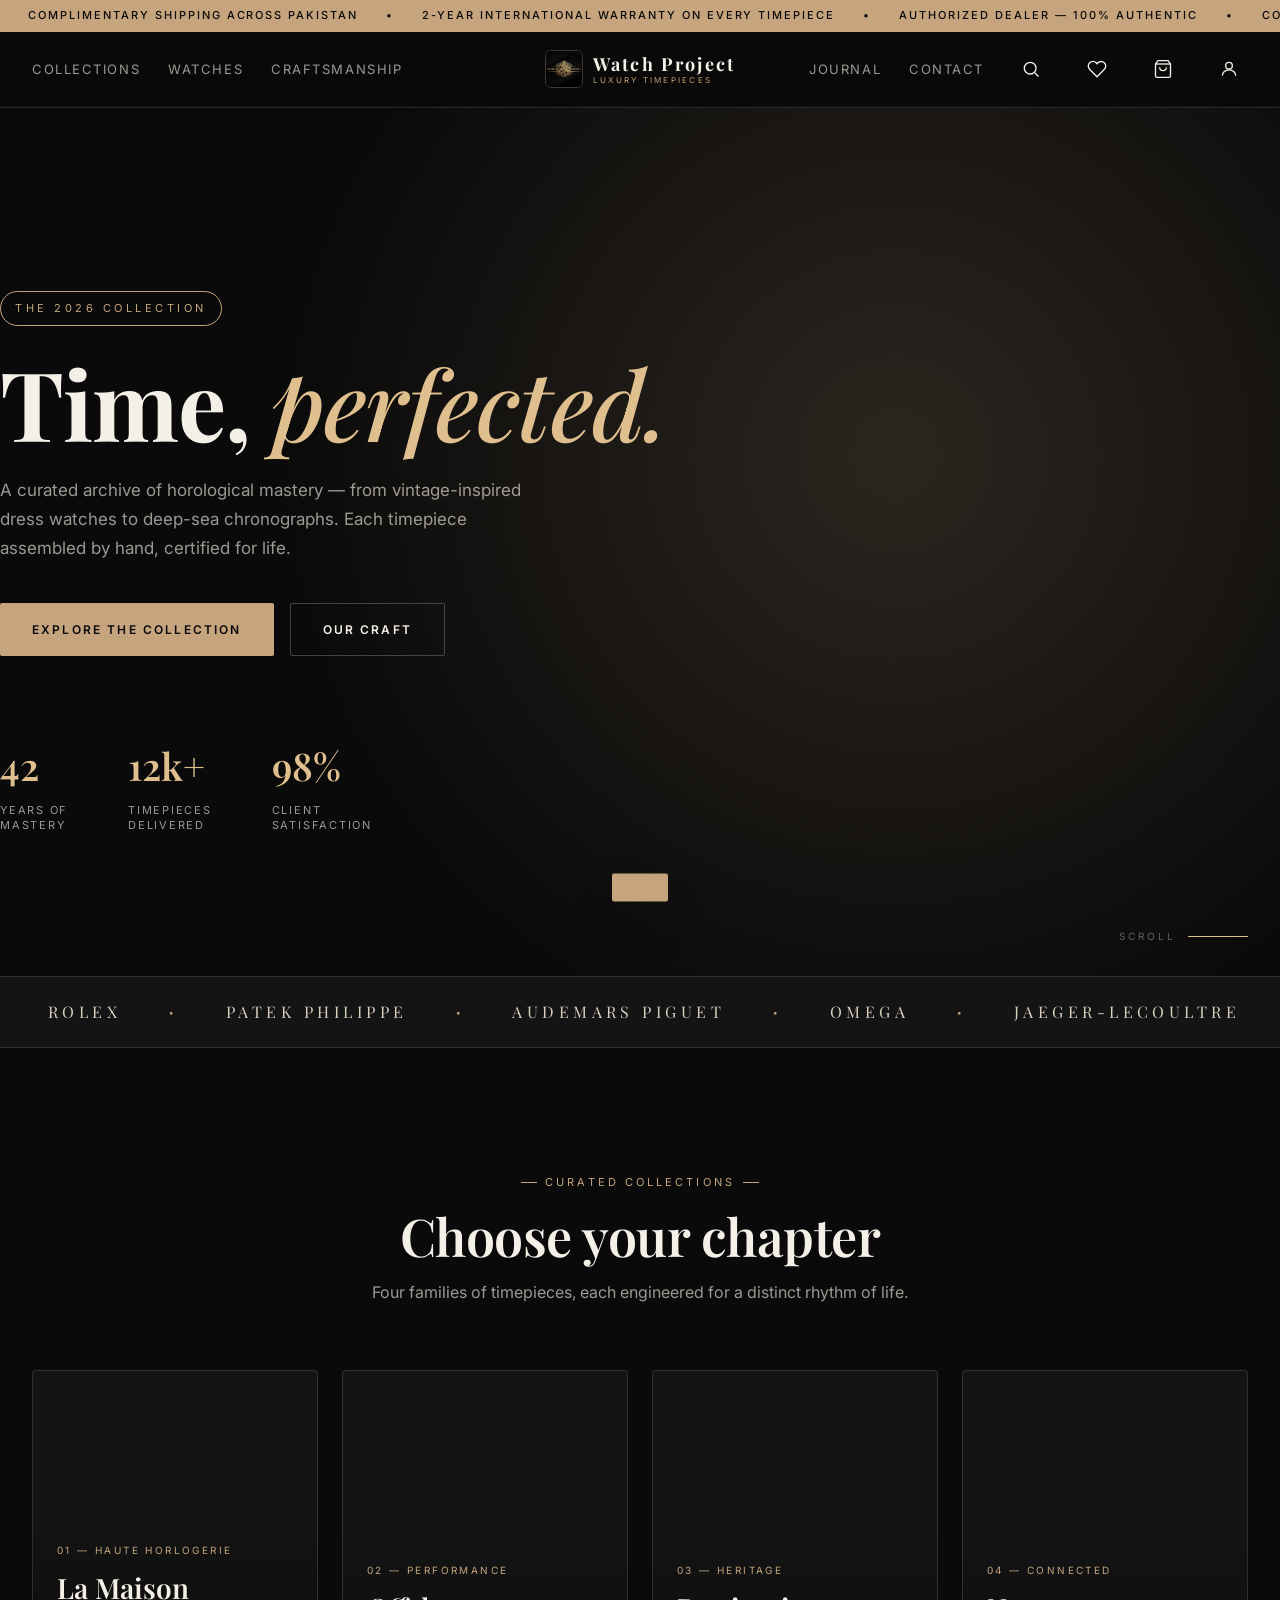
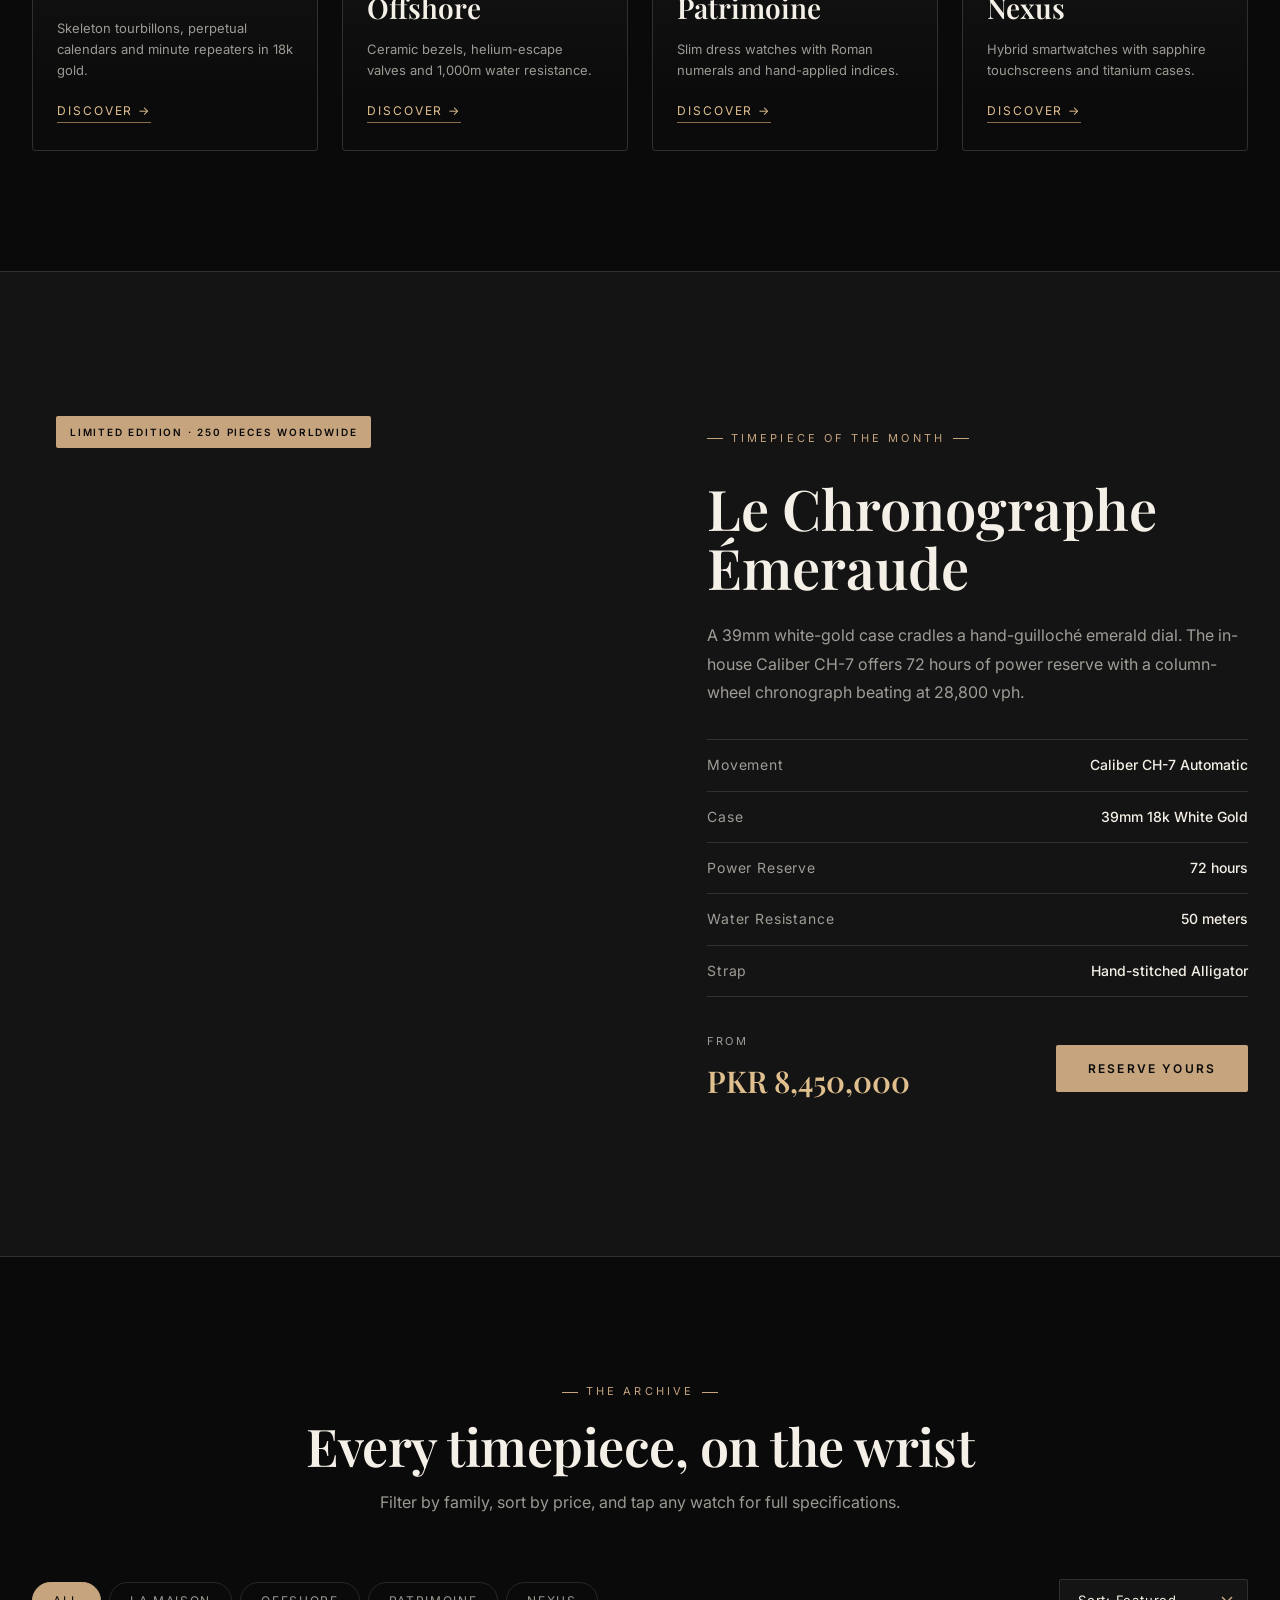
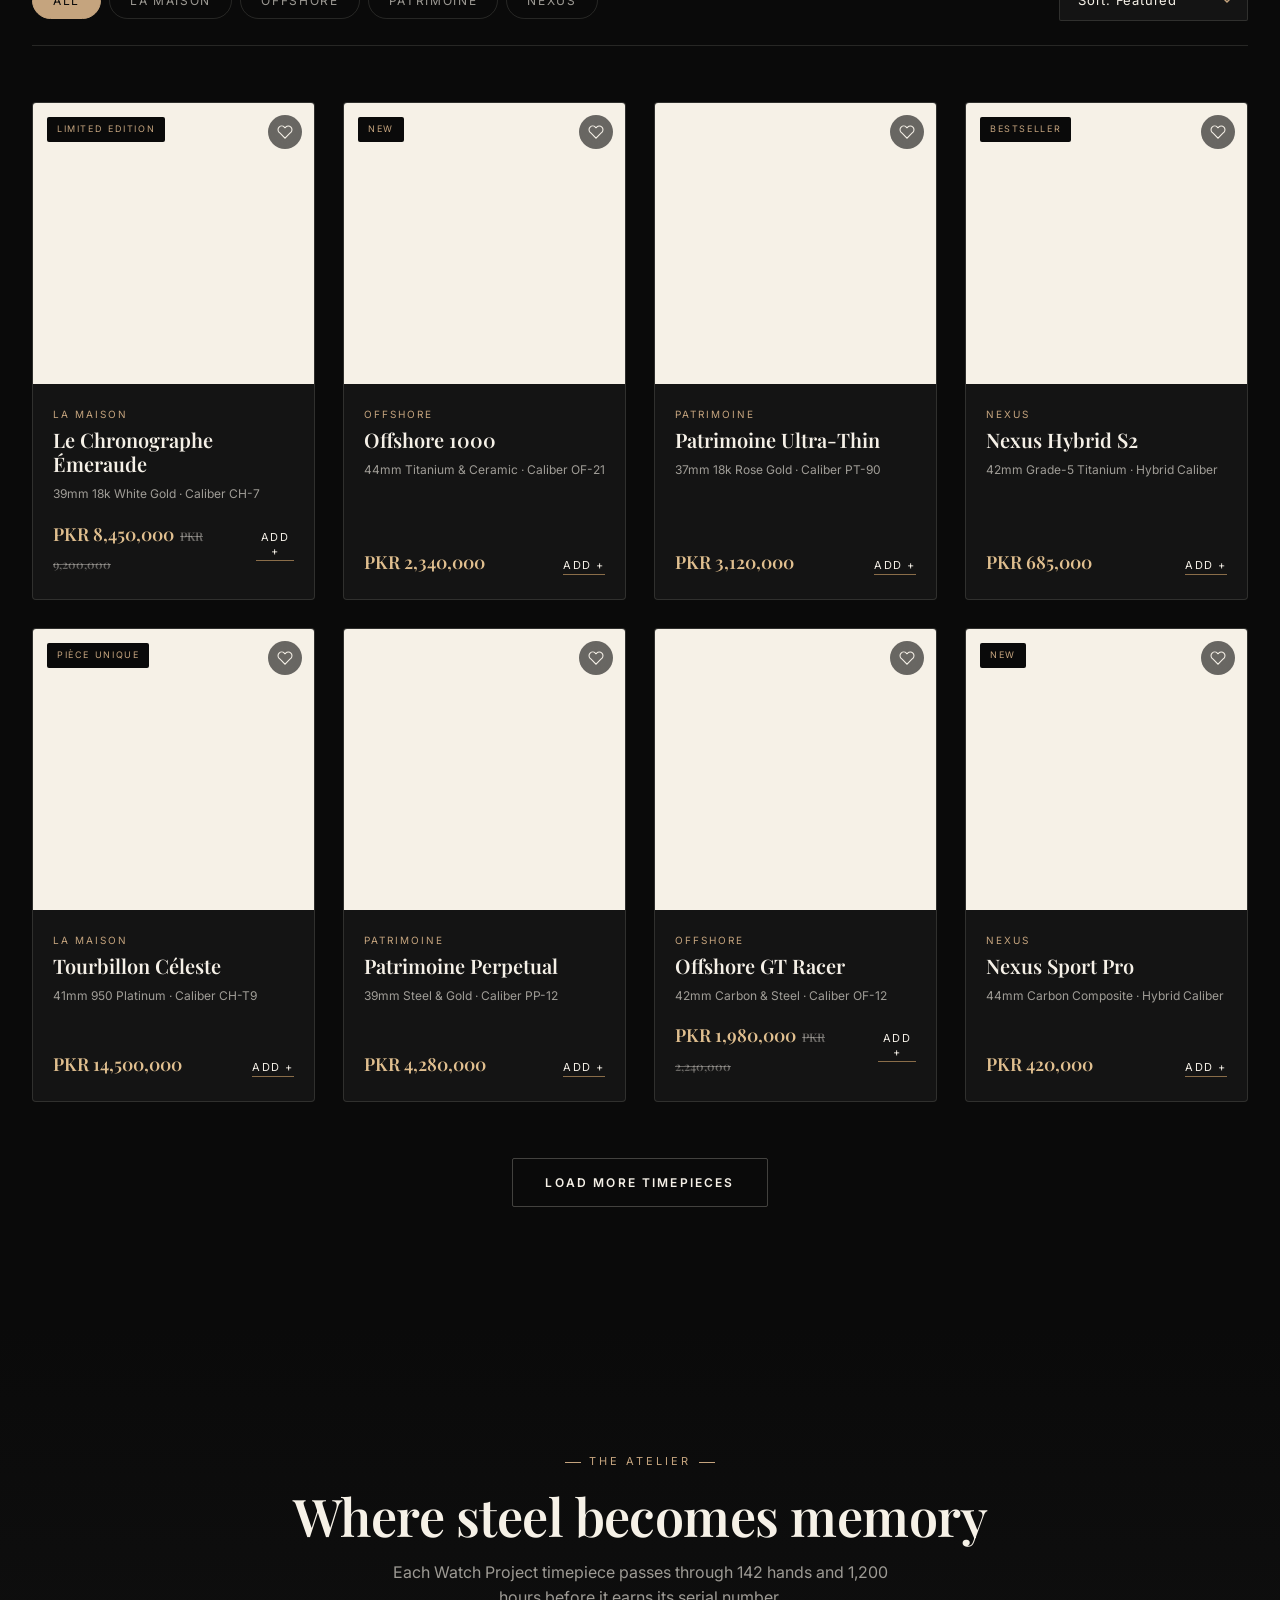
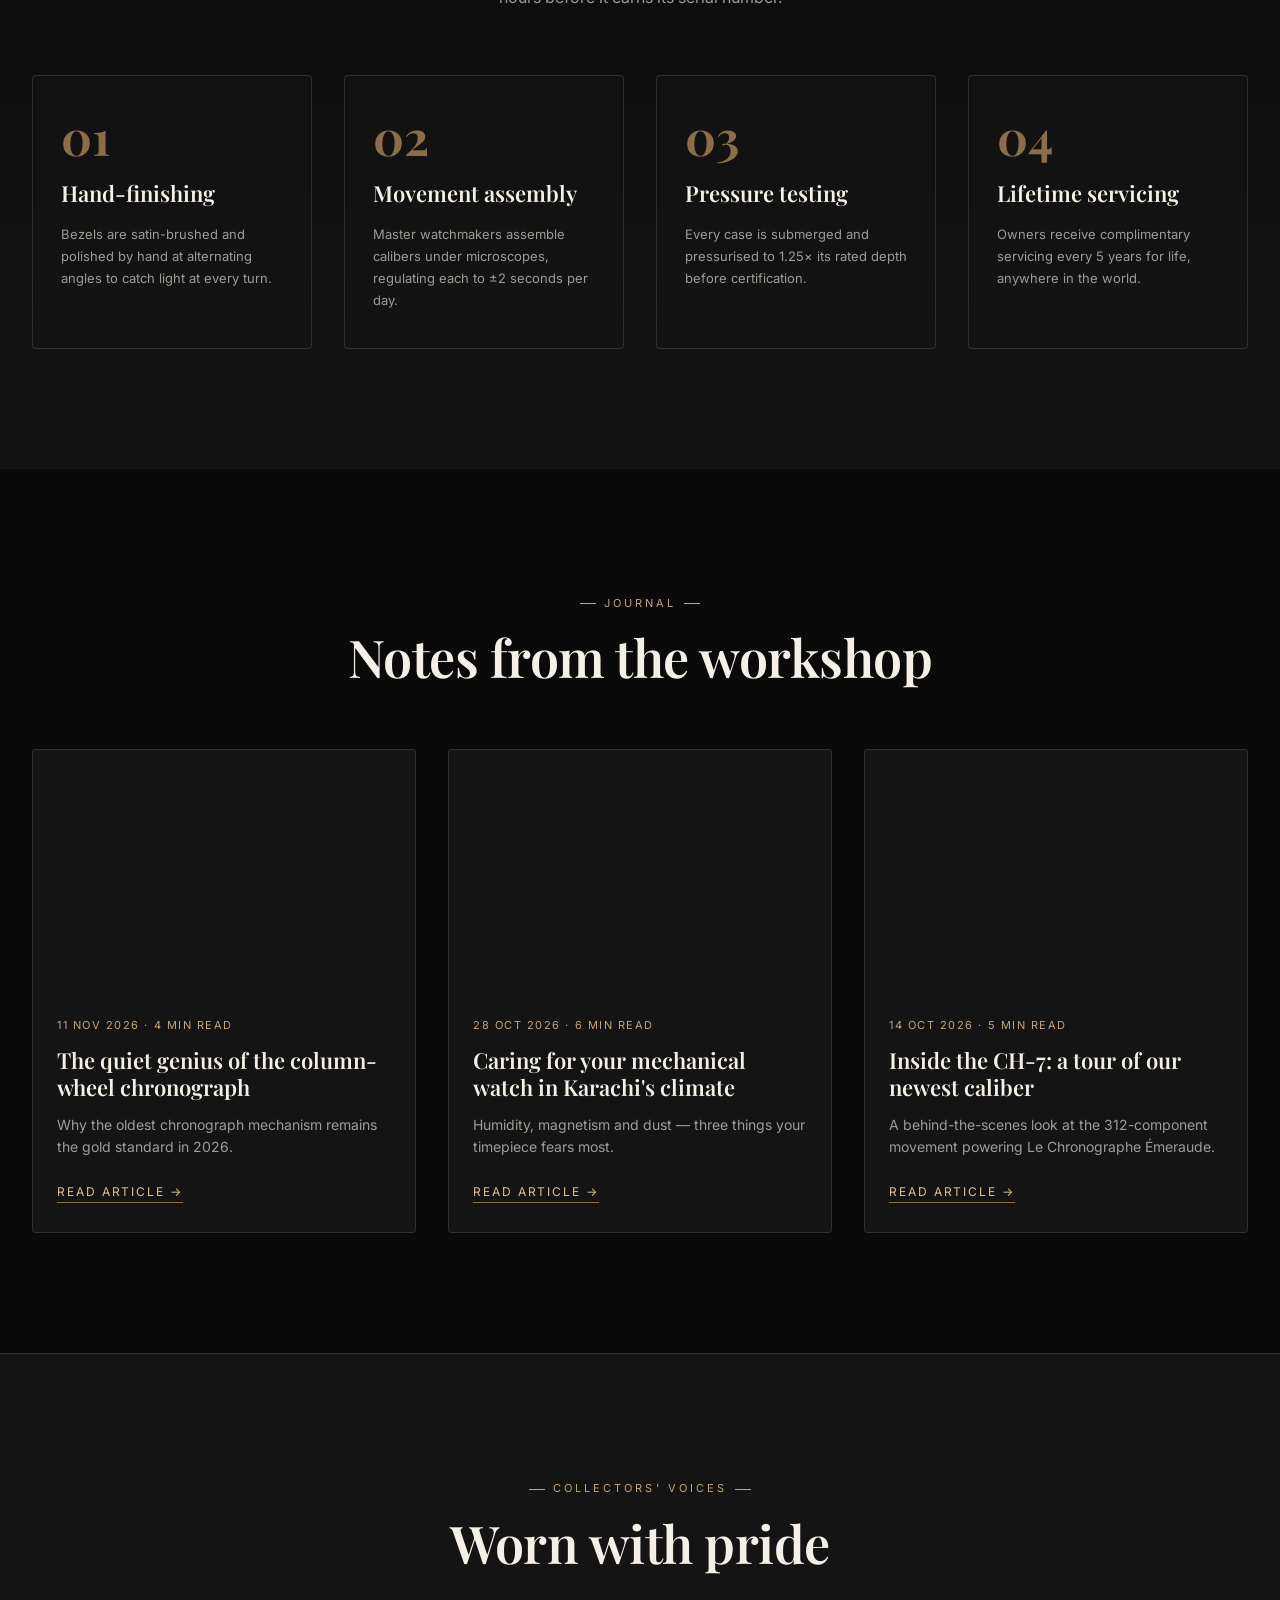
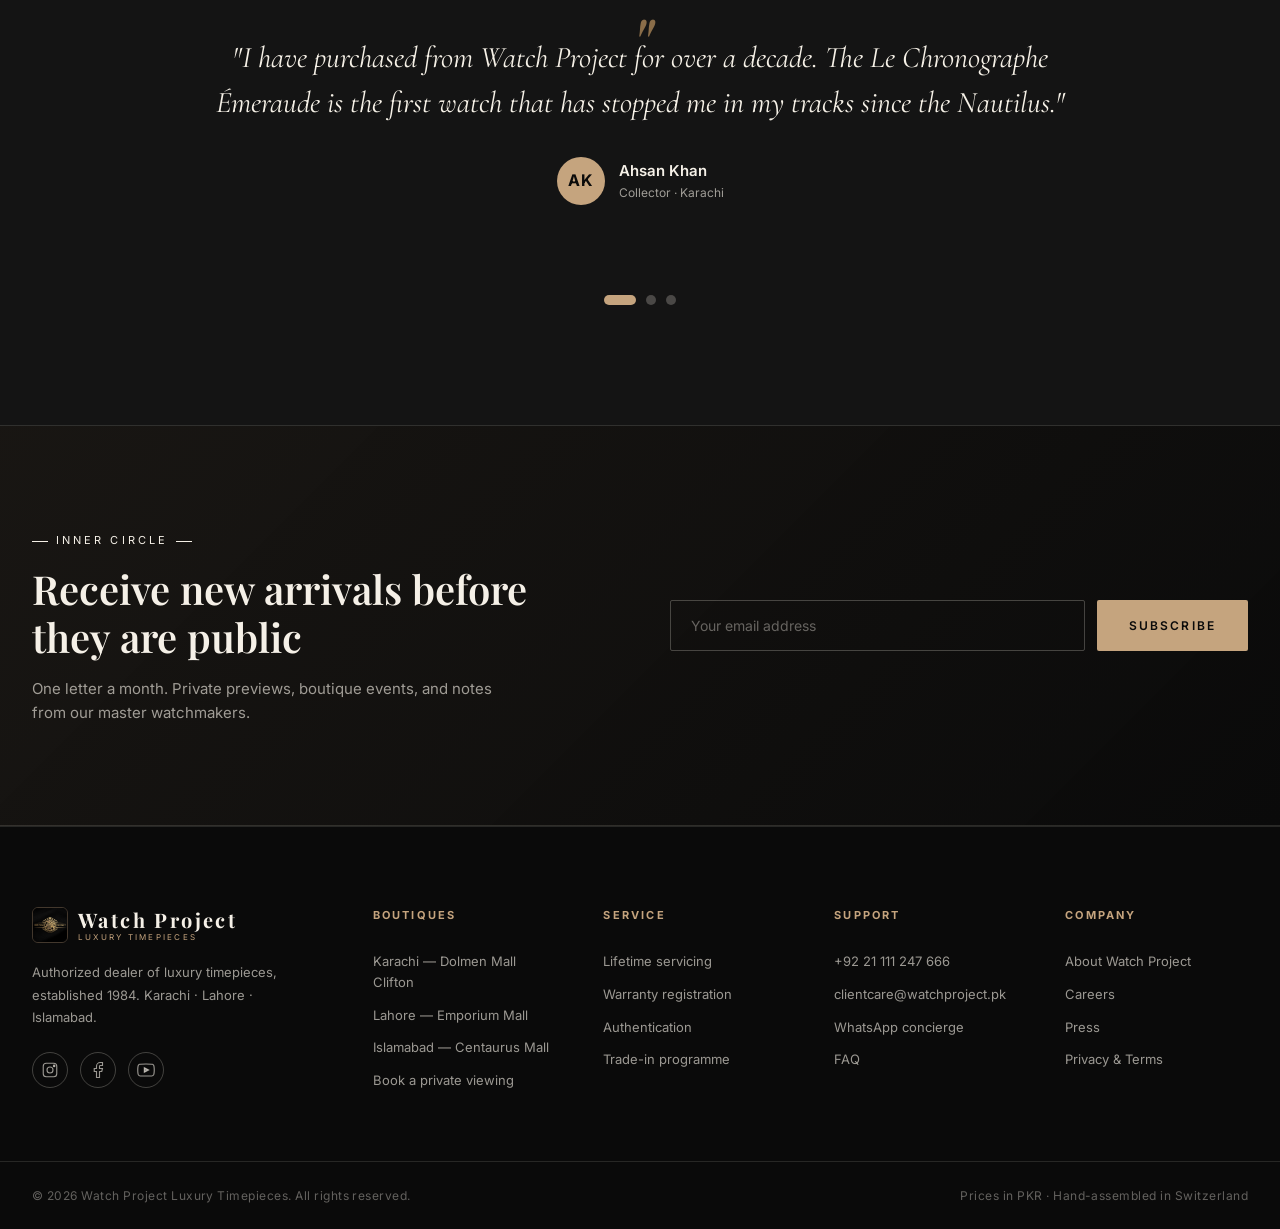
<file: index.html>
<!DOCTYPE html>
<html lang="en">
<head>
  <meta charset="UTF-8" />
  <meta name="viewport" content="width=device-width, initial-scale=1.0" />
  <title>Watch Project — Luxury Timepieces</title>
  <meta name="description" content="Watch Project — Curated luxury and sport timepieces. Premium craftsmanship, timeless design." />
  <link rel="preconnect" href="https://fonts.googleapis.com" />
  <link rel="preconnect" href="https://fonts.gstatic.com" crossorigin />
  <link href="https://fonts.googleapis.com/css2?family=Cormorant+Garamond:wght@400;500;600;700&family=Inter:wght@300;400;500;600;700&family=Playfair+Display:wght@500;600;700;800&display=swap" rel="stylesheet" />
  <link rel="stylesheet" href="styles.css" />
</head>
<body>

  <!-- Announcement bar -->
  <div class="announcement">
    <div class="announcement__track">
      <span>Complimentary shipping across Pakistan</span>
      <span>•</span>
      <span>2-year international warranty on every timepiece</span>
      <span>•</span>
      <span>Authorized dealer — 100% authentic</span>
      <span>•</span>
      <span>Complimentary shipping across Pakistan</span>
      <span>•</span>
      <span>2-year international warranty on every timepiece</span>
      <span>•</span>
      <span>Authorized dealer — 100% authentic</span>
    </div>
  </div>

  <!-- Header -->
  <header class="header" id="header">
    <div class="header__inner">
      <button class="icon-btn header__menu" id="menuToggle" aria-label="Open menu">
        <svg viewBox="0 0 24 24" width="22" height="22" fill="none" stroke="currentColor" stroke-width="1.6"><line x1="3" y1="7" x2="21" y2="7"/><line x1="3" y1="12" x2="21" y2="12"/><line x1="3" y1="17" x2="21" y2="17"/></svg>
      </button>

      <nav class="nav nav--left">
        <a href="#collections" class="nav__link">Collections</a>
        <a href="#watches" class="nav__link">Watches</a>
        <a href="#craft" class="nav__link">Craftsmanship</a>
      </nav>

      <a href="#home" class="logo">
        <img src="logo.jpeg" alt="Watch Project" class="logo__img" />
        <div class="logo__words">
          <span class="logo__text">Watch Project</span>
          <span class="logo__sub">LUXURY TIMEPIECES</span>
        </div>
      </a>

      <nav class="nav nav--right">
        <a href="#journal" class="nav__link">Journal</a>
        <a href="#contact" class="nav__link">Contact</a>
        <button class="icon-btn" id="searchToggle" aria-label="Search">
          <svg viewBox="0 0 24 24" width="20" height="20" fill="none" stroke="currentColor" stroke-width="1.6"><circle cx="11" cy="11" r="7"/><line x1="21" y1="21" x2="16.5" y2="16.5"/></svg>
        </button>
        <button class="icon-btn" id="wishlistToggle" aria-label="Wishlist">
          <svg viewBox="0 0 24 24" width="20" height="20" fill="none" stroke="currentColor" stroke-width="1.6"><path d="M20.84 4.61a5.5 5.5 0 0 0-7.78 0L12 5.67l-1.06-1.06a5.5 5.5 0 0 0-7.78 7.78l1.06 1.06L12 21.23l7.78-7.78 1.06-1.06a5.5 5.5 0 0 0 0-7.78z"/></svg>
          <span class="badge-count" id="wishlistCount">0</span>
        </button>
        <button class="icon-btn" id="cartToggle" aria-label="Cart">
          <svg viewBox="0 0 24 24" width="20" height="20" fill="none" stroke="currentColor" stroke-width="1.6"><path d="M6 2L3 6v14a2 2 0 0 0 2 2h14a2 2 0 0 0 2-2V6l-3-4z"/><line x1="3" y1="6" x2="21" y2="6"/><path d="M16 10a4 4 0 0 1-8 0"/></svg>
          <span class="badge-count" id="cartCount">0</span>
        </button>
        <a href="admin.html" class="icon-btn" title="Admin Panel" aria-label="Admin Panel">
          <svg viewBox="0 0 24 24" width="20" height="20" fill="none" stroke="currentColor" stroke-width="1.6"><circle cx="12" cy="8" r="4"/><path d="M4 20c0-4 3.6-7 8-7s8 3 8 7"/></svg>
        </a>
      </nav>
    </div>

    <!-- Search bar -->
    <div class="search-panel" id="searchPanel">
      <div class="search-panel__inner">
        <input type="text" id="searchInput" placeholder="Search by name, brand, or category…" autocomplete="off" />
        <button class="icon-btn" id="searchClose" aria-label="Close search">
          <svg viewBox="0 0 24 24" width="22" height="22" fill="none" stroke="currentColor" stroke-width="1.6"><line x1="6" y1="6" x2="18" y2="18"/><line x1="18" y1="6" x2="6" y2="18"/></svg>
        </button>
      </div>
      <div class="search-panel__results" id="searchResults"></div>
    </div>
  </header>

  <!-- Mobile drawer -->
  <aside class="drawer drawer--left" id="mobileMenu">
    <div class="drawer__head">
      <span class="drawer__title">Menu</span>
      <button class="icon-btn" id="menuClose" aria-label="Close menu">
        <svg viewBox="0 0 24 24" width="22" height="22" fill="none" stroke="currentColor" stroke-width="1.6"><line x1="6" y1="6" x2="18" y2="18"/><line x1="18" y1="6" x2="6" y2="18"/></svg>
      </button>
    </div>
    <nav class="drawer__nav">
      <a href="#collections" class="drawer__link">Collections</a>
      <a href="#watches" class="drawer__link">Watches</a>
      <a href="#craft" class="drawer__link">Craftsmanship</a>
      <a href="#journal" class="drawer__link">Journal</a>
      <a href="#testimonials" class="drawer__link">Testimonials</a>
      <a href="#contact" class="drawer__link">Contact</a>
    </nav>
    <div class="drawer__foot">
      <p>Watch Project Boutique</p>
      <p>Karachi · Lahore · Islamabad</p>
      <p>+92 21 111 247 666</p>
    </div>
  </aside>
  <div class="overlay" id="overlay"></div>

  <!-- HERO -->
  <section class="hero" id="home">
    <div class="hero__bg"></div>
    <div class="hero__content">
      <span class="hero__eyebrow">The 2026 Collection</span>
      <h1 class="hero__title">Time, <em>perfected.</em></h1>
      <p class="hero__lead">A curated archive of horological mastery — from vintage-inspired dress watches to deep-sea chronographs. Each timepiece assembled by hand, certified for life.</p>
      <div class="hero__cta">
        <a href="#watches" class="btn btn--primary">Explore the Collection</a>
        <a href="#craft" class="btn btn--ghost">Our Craft</a>
      </div>
      <div class="hero__stats">
        <div class="hero__stat"><span class="num">42</span><span class="lbl">Years of<br/>Mastery</span></div>
        <div class="hero__stat"><span class="num">12k+</span><span class="lbl">Timepieces<br/>Delivered</span></div>
        <div class="hero__stat"><span class="num">98%</span><span class="lbl">Client<br/>Satisfaction</span></div>
      </div>
    </div>
    <div class="hero__scroll">
      <span>Scroll</span>
      <div class="hero__scroll-line"></div>
    </div>
  </section>

  <!-- Marquee brands -->
  <section class="brand-strip">
    <div class="brand-strip__track">
      <span>ROLEX</span><span>•</span>
      <span>PATEK PHILIPPE</span><span>•</span>
      <span>AUDEMARS PIGUET</span><span>•</span>
      <span>OMEGA</span><span>•</span>
      <span>JAEGER-LECOULTRE</span><span>•</span>
      <span>IWC SCHAFFHAUSEN</span><span>•</span>
      <span>ROLEX</span><span>•</span>
      <span>PATEK PHILIPPE</span><span>•</span>
      <span>AUDEMARS PIGUET</span><span>•</span>
      <span>OMEGA</span><span>•</span>
      <span>JAEGER-LECOULTRE</span><span>•</span>
      <span>IWC SCHAFFHAUSEN</span><span>•</span>
    </div>
  </section>

  <!-- COLLECTIONS -->
  <section class="collections" id="collections">
    <div class="container">
      <div class="section-head">
        <span class="eyebrow">Curated Collections</span>
        <h2 class="section-title">Choose your chapter</h2>
        <p class="section-lead">Four families of timepieces, each engineered for a distinct rhythm of life.</p>
      </div>

      <div class="collections__grid">
        <a href="#watches" class="collection-card" data-filter="luxury">
          <div class="collection-card__img" style="background-image:url('https://images.unsplash.com/photo-1639037687665-37e0e07fee19?w=800&q=80');"></div>
          <div class="collection-card__body">
            <span class="collection-card__tag">01 — Haute Horlogerie</span>
            <h3>La Maison</h3>
            <p>Skeleton tourbillons, perpetual calendars and minute repeaters in 18k gold.</p>
            <span class="collection-card__link">Discover →</span>
          </div>
        </a>

        <a href="#watches" class="collection-card" data-filter="sport">
          <div class="collection-card__img" style="background-image:url('https://images.unsplash.com/photo-1606293459339-aaa4dd55c5cb?w=800&q=80');"></div>
          <div class="collection-card__body">
            <span class="collection-card__tag">02 — Performance</span>
            <h3>Offshore</h3>
            <p>Ceramic bezels, helium-escape valves and 1,000m water resistance.</p>
            <span class="collection-card__link">Discover →</span>
          </div>
        </a>

        <a href="#watches" class="collection-card" data-filter="classic">
          <div class="collection-card__img" style="background-image:url('https://images.unsplash.com/photo-1612817159949-195b6eb9e31a?w=800&q=80');"></div>
          <div class="collection-card__body">
            <span class="collection-card__tag">03 — Heritage</span>
            <h3>Patrimoine</h3>
            <p>Slim dress watches with Roman numerals and hand-applied indices.</p>
            <span class="collection-card__link">Discover →</span>
          </div>
        </a>

        <a href="#watches" class="collection-card" data-filter="smart">
          <div class="collection-card__img" style="background-image:url('https://images.unsplash.com/photo-1508685096489-7aacd43bd001?w=800&q=80');"></div>
          <div class="collection-card__body">
            <span class="collection-card__tag">04 — Connected</span>
            <h3>Nexus</h3>
            <p>Hybrid smartwatches with sapphire touchscreens and titanium cases.</p>
            <span class="collection-card__link">Discover →</span>
          </div>
        </a>
      </div>
    </div>
  </section>

  <!-- FEATURED PRODUCT -->
  <section class="featured">
    <div class="container featured__grid">
      <div class="featured__media">
        <div class="featured__img" style="background-image:url('https://images.unsplash.com/photo-1620625515032-6ed0c1790c75?w=900&q=80');"></div>
        <div class="featured__badge">Limited Edition · 250 pieces worldwide</div>
      </div>
      <div class="featured__body">
        <span class="eyebrow">Timepiece of the Month</span>
        <h2 class="featured__title">Le Chronographe Émeraude</h2>
        <p class="featured__desc">A 39mm white-gold case cradles a hand-guilloché emerald dial. The in-house Caliber CH-7 offers 72 hours of power reserve with a column-wheel chronograph beating at 28,800 vph.</p>
        <ul class="featured__specs">
          <li><span>Movement</span><b>Caliber CH-7 Automatic</b></li>
          <li><span>Case</span><b>39mm 18k White Gold</b></li>
          <li><span>Power Reserve</span><b>72 hours</b></li>
          <li><span>Water Resistance</span><b>50 meters</b></li>
          <li><span>Strap</span><b>Hand-stitched Alligator</b></li>
        </ul>
        <div class="featured__foot">
          <div class="featured__price">
            <span class="featured__price-label">From</span>
            <span class="featured__price-value">PKR 8,450,000</span>
          </div>
          <button class="btn btn--primary" data-featured-add>Reserve Yours</button>
        </div>
      </div>
    </div>
  </section>

  <!-- WATCH GRID -->
  <section class="watches" id="watches">
    <div class="container">
      <div class="section-head">
        <span class="eyebrow">The Archive</span>
        <h2 class="section-title">Every timepiece, on the wrist</h2>
        <p class="section-lead">Filter by family, sort by price, and tap any watch for full specifications.</p>
      </div>

      <div class="filters">
        <div class="filters__group" id="filterGroup">
          <button class="filter-btn is-active" data-filter="all">All</button>
          <button class="filter-btn" data-filter="luxury">La Maison</button>
          <button class="filter-btn" data-filter="sport">Offshore</button>
          <button class="filter-btn" data-filter="classic">Patrimoine</button>
          <button class="filter-btn" data-filter="smart">Nexus</button>
        </div>
        <div class="filters__sort">
          <select id="sortSelect" class="select">
            <option value="featured">Sort: Featured</option>
            <option value="price-asc">Price: Low to High</option>
            <option value="price-desc">Price: High to Low</option>
            <option value="name-asc">Name: A → Z</option>
            <option value="name-desc">Name: Z → A</option>
          </select>
        </div>
      </div>

      <div class="watches__grid" id="watchesGrid"></div>
      <div class="watches__empty" id="watchesEmpty" hidden>
        <p>No timepieces match your selection.</p>
      </div>

      <div class="watches__more">
        <button class="btn btn--ghost" id="loadMore">Load more timepieces</button>
      </div>
    </div>
  </section>

  <!-- CRAFTSMANSHIP -->
  <section class="craft" id="craft">
    <div class="container">
      <div class="section-head section-head--light">
        <span class="eyebrow">The Atelier</span>
        <h2 class="section-title">Where steel becomes memory</h2>
        <p class="section-lead">Each Watch Project timepiece passes through 142 hands and 1,200 hours before it earns its serial number.</p>
      </div>

      <div class="craft__grid">
        <div class="craft__step">
          <span class="craft__num">01</span>
          <h3>Hand-finishing</h3>
          <p>Bezels are satin-brushed and polished by hand at alternating angles to catch light at every turn.</p>
        </div>
        <div class="craft__step">
          <span class="craft__num">02</span>
          <h3>Movement assembly</h3>
          <p>Master watchmakers assemble calibers under microscopes, regulating each to ±2 seconds per day.</p>
        </div>
        <div class="craft__step">
          <span class="craft__num">03</span>
          <h3>Pressure testing</h3>
          <p>Every case is submerged and pressurised to 1.25× its rated depth before certification.</p>
        </div>
        <div class="craft__step">
          <span class="craft__num">04</span>
          <h3>Lifetime servicing</h3>
          <p>Owners receive complimentary servicing every 5 years for life, anywhere in the world.</p>
        </div>
      </div>
    </div>
  </section>

  <!-- JOURNAL -->
  <section class="journal" id="journal">
    <div class="container">
      <div class="section-head">
        <span class="eyebrow">Journal</span>
        <h2 class="section-title">Notes from the workshop</h2>
      </div>

      <div class="journal__grid">
        <article class="journal-card">
          <div class="journal-card__img" style="background-image:url('https://images.unsplash.com/photo-1509048191080-d2984bad6ae5?w=800&q=80');"></div>
          <div class="journal-card__body">
            <span class="journal-card__date">11 Nov 2026 · 4 min read</span>
            <h3>The quiet genius of the column-wheel chronograph</h3>
            <p>Why the oldest chronograph mechanism remains the gold standard in 2026.</p>
            <a href="#" class="journal-card__link">Read article →</a>
          </div>
        </article>
        <article class="journal-card">
          <div class="journal-card__img" style="background-image:url('https://images.unsplash.com/photo-1495856458515-0637185db551?w=800&q=80');"></div>
          <div class="journal-card__body">
            <span class="journal-card__date">28 Oct 2026 · 6 min read</span>
            <h3>Caring for your mechanical watch in Karachi's climate</h3>
            <p>Humidity, magnetism and dust — three things your timepiece fears most.</p>
            <a href="#" class="journal-card__link">Read article →</a>
          </div>
        </article>
        <article class="journal-card">
          <div class="journal-card__img" style="background-image:url('https://images.unsplash.com/photo-1622434641406-a158123450f9?w=800&q=80');"></div>
          <div class="journal-card__body">
            <span class="journal-card__date">14 Oct 2026 · 5 min read</span>
            <h3>Inside the CH-7: a tour of our newest caliber</h3>
            <p>A behind-the-scenes look at the 312-component movement powering Le Chronographe Émeraude.</p>
            <a href="#" class="journal-card__link">Read article →</a>
          </div>
        </article>
      </div>
    </div>
  </section>

  <!-- TESTIMONIALS -->
  <section class="testimonials" id="testimonials">
    <div class="container">
      <div class="section-head">
        <span class="eyebrow">Collectors' Voices</span>
        <h2 class="section-title">Worn with pride</h2>
      </div>

      <div class="testimonials__track" id="testimonialsTrack">
        <div class="testimonial is-active">
          <p class="testimonial__quote">"I have purchased from Watch Project for over a decade. The Le Chronographe Émeraude is the first watch that has stopped me in my tracks since the Nautilus."</p>
          <div class="testimonial__author">
            <div class="testimonial__avatar">AK</div>
            <div>
              <strong>Ahsan Khan</strong>
              <span>Collector · Karachi</span>
            </div>
          </div>
        </div>
        <div class="testimonial">
          <p class="testimonial__quote">"The servicing programme alone justifies the price. Five years in and my Patrimoine runs ±1 second a day. Impeccable."</p>
          <div class="testimonial__author">
            <div class="testimonial__avatar">SR</div>
            <div>
              <strong>Sana Raza</strong>
              <span>Architect · Lahore</span>
            </div>
          </div>
        </div>
        <div class="testimonial">
          <p class="testimonial__quote">"The Offshore 1000 has accompanied me on three deep dives in the Maldives. Not a drop of water, not a scratch. Bulletproof."</p>
          <div class="testimonial__author">
            <div class="testimonial__avatar">FM</div>
            <div>
              <strong>Faisal Malik</strong>
              <span>Dive instructor · Islamabad</span>
            </div>
          </div>
        </div>
      </div>

      <div class="testimonials__dots" id="testimonialDots">
        <button class="dot is-active" data-index="0" aria-label="Testimonial 1"></button>
        <button class="dot" data-index="1" aria-label="Testimonial 2"></button>
        <button class="dot" data-index="2" aria-label="Testimonial 3"></button>
      </div>
    </div>
  </section>

  <!-- NEWSLETTER -->
  <section class="newsletter">
    <div class="container newsletter__inner">
      <div class="newsletter__text">
        <span class="eyebrow eyebrow--light">Inner Circle</span>
        <h2>Receive new arrivals before they are public</h2>
        <p>One letter a month. Private previews, boutique events, and notes from our master watchmakers.</p>
      </div>
      <form class="newsletter__form" id="newsletterForm" novalidate>
        <input type="email" id="newsletterEmail" placeholder="Your email address" required />
        <button type="submit" class="btn btn--primary">Subscribe</button>
        <span class="newsletter__msg" id="newsletterMsg"></span>
      </form>
    </div>
  </section>

  <!-- FOOTER -->
  <footer class="footer" id="contact">
    <div class="container footer__grid">
      <div class="footer__brand">
        <div class="logo" style="justify-content:flex-start;">
          <img src="logo.jpeg" alt="Watch Project" class="logo__img" style="width:36px;height:36px;" />
          <div class="logo__words">
            <span class="logo__text" style="font-size:20px;">Watch Project</span>
            <span class="logo__sub">LUXURY TIMEPIECES</span>
          </div>
        </div>
        <p>Authorized dealer of luxury timepieces, established 1984. Karachi · Lahore · Islamabad.</p>
        <div class="footer__social">
          <a href="#" aria-label="Instagram"><svg viewBox="0 0 24 24" width="18" height="18" fill="none" stroke="currentColor" stroke-width="1.5"><rect x="3" y="3" width="18" height="18" rx="4"/><circle cx="12" cy="12" r="4"/><circle cx="17.5" cy="6.5" r="1" fill="currentColor"/></svg></a>
          <a href="#" aria-label="Facebook"><svg viewBox="0 0 24 24" width="18" height="18" fill="none" stroke="currentColor" stroke-width="1.5"><path d="M18 2h-3a5 5 0 0 0-5 5v3H7v4h3v8h4v-8h3l1-4h-4V7a1 1 0 0 1 1-1h3z"/></svg></a>
          <a href="#" aria-label="YouTube"><svg viewBox="0 0 24 24" width="18" height="18" fill="none" stroke="currentColor" stroke-width="1.5"><path d="M22.54 6.42a2.78 2.78 0 0 0-1.95-2C18.88 4 12 4 12 4s-6.88 0-8.59.42a2.78 2.78 0 0 0-1.95 2A29 29 0 0 0 1 12a29 29 0 0 0 .46 5.58 2.78 2.78 0 0 0 1.95 2C5.12 20 12 20 12 20s6.88 0 8.59-.42a2.78 2.78 0 0 0 1.95-2A29 29 0 0 0 23 12a29 29 0 0 0-.46-5.58z"/><polygon points="9.75 15.02 15.5 12 9.75 8.98 9.75 15.02" fill="currentColor"/></svg></a>
        </div>
      </div>

      <div class="footer__col">
        <h4>Boutiques</h4>
        <a href="#">Karachi — Dolmen Mall Clifton</a>
        <a href="#">Lahore — Emporium Mall</a>
        <a href="#">Islamabad — Centaurus Mall</a>
        <a href="#">Book a private viewing</a>
      </div>

      <div class="footer__col">
        <h4>Service</h4>
        <a href="#">Lifetime servicing</a>
        <a href="#">Warranty registration</a>
        <a href="#">Authentication</a>
        <a href="#">Trade-in programme</a>
      </div>

      <div class="footer__col">
        <h4>Support</h4>
        <a href="#">+92 21 111 247 666</a>
        <a href="#">clientcare@watchproject.pk</a>
        <a href="#">WhatsApp concierge</a>
        <a href="#">FAQ</a>
      </div>

      <div class="footer__col">
        <h4>Company</h4>
        <a href="#">About Watch Project</a>
        <a href="#">Careers</a>
        <a href="#">Press</a>
        <a href="#">Privacy & Terms</a>
      </div>
    </div>

    <div class="footer__bar">
      <div class="container footer__bar-inner">
        <span>© 2026 Watch Project Luxury Timepieces. All rights reserved.</span>
        <span>Prices in PKR · Hand-assembled in Switzerland</span>
      </div>
    </div>
  </footer>

  <!-- CART DRAWER -->
  <aside class="drawer drawer--right" id="cartDrawer">
    <div class="drawer__head">
      <span class="drawer__title">Your Selection (<span id="cartDrawerCount">0</span>)</span>
      <button class="icon-btn" id="cartClose" aria-label="Close cart">
        <svg viewBox="0 0 24 24" width="22" height="22" fill="none" stroke="currentColor" stroke-width="1.6"><line x1="6" y1="6" x2="18" y2="18"/><line x1="18" y1="6" x2="6" y2="18"/></svg>
      </button>
    </div>
    <div class="cart__items" id="cartItems">
      <div class="cart__empty" id="cartEmpty">
        <svg viewBox="0 0 24 24" width="48" height="48" fill="none" stroke="currentColor" stroke-width="1"><path d="M6 2L3 6v14a2 2 0 0 0 2 2h14a2 2 0 0 0 2-2V6l-3-4z"/><line x1="3" y1="6" x2="21" y2="6"/></svg>
        <p>Your selection is empty.</p>
        <span>Add a timepiece to begin your collection.</span>
      </div>
    </div>
    <div class="cart__foot" id="cartFoot" hidden>
      <div class="cart__row">
        <span>Subtotal</span>
        <span id="cartSubtotal">PKR 0</span>
      </div>
      <div class="cart__row">
        <span>Shipping</span>
        <span>Complimentary</span>
      </div>
      <div class="cart__row cart__row--total">
        <span>Total</span>
        <span id="cartTotal">PKR 0</span>
      </div>
      <button class="btn btn--primary btn--block" id="checkoutBtn">Proceed to Checkout</button>
      <button class="btn btn--ghost btn--block" id="clearCart">Empty selection</button>
    </div>
  </aside>

  <!-- WISHLIST DRAWER -->
  <aside class="drawer drawer--right" id="wishlistDrawer">
    <div class="drawer__head">
      <span class="drawer__title">Wishlist (<span id="wishlistDrawerCount">0</span>)</span>
      <button class="icon-btn" id="wishlistClose" aria-label="Close wishlist">
        <svg viewBox="0 0 24 24" width="22" height="22" fill="none" stroke="currentColor" stroke-width="1.6"><line x1="6" y1="6" x2="18" y2="18"/><line x1="18" y1="6" x2="6" y2="18"/></svg>
      </button>
    </div>
    <div class="cart__items" id="wishlistItems">
      <div class="cart__empty">
        <svg viewBox="0 0 24 24" width="48" height="48" fill="none" stroke="currentColor" stroke-width="1"><path d="M20.84 4.61a5.5 5.5 0 0 0-7.78 0L12 5.67l-1.06-1.06a5.5 5.5 0 0 0-7.78 7.78l1.06 1.06L12 21.23l7.78-7.78 1.06-1.06a5.5 5.5 0 0 0 0-7.78z"/></svg>
        <p>No saved timepieces yet.</p>
        <span>Tap the heart on any watch to save it here.</span>
      </div>
    </div>
  </aside>

  <!-- PRODUCT MODAL -->
  <div class="modal" id="productModal" aria-hidden="true">
    <div class="modal__backdrop" data-modal-close></div>
    <div class="modal__panel" id="productModalPanel"></div>
  </div>

  <!-- TOAST -->
  <div class="toast" id="toast"></div>

  <script src="script.js"></script>
</body>
</html>
</file>
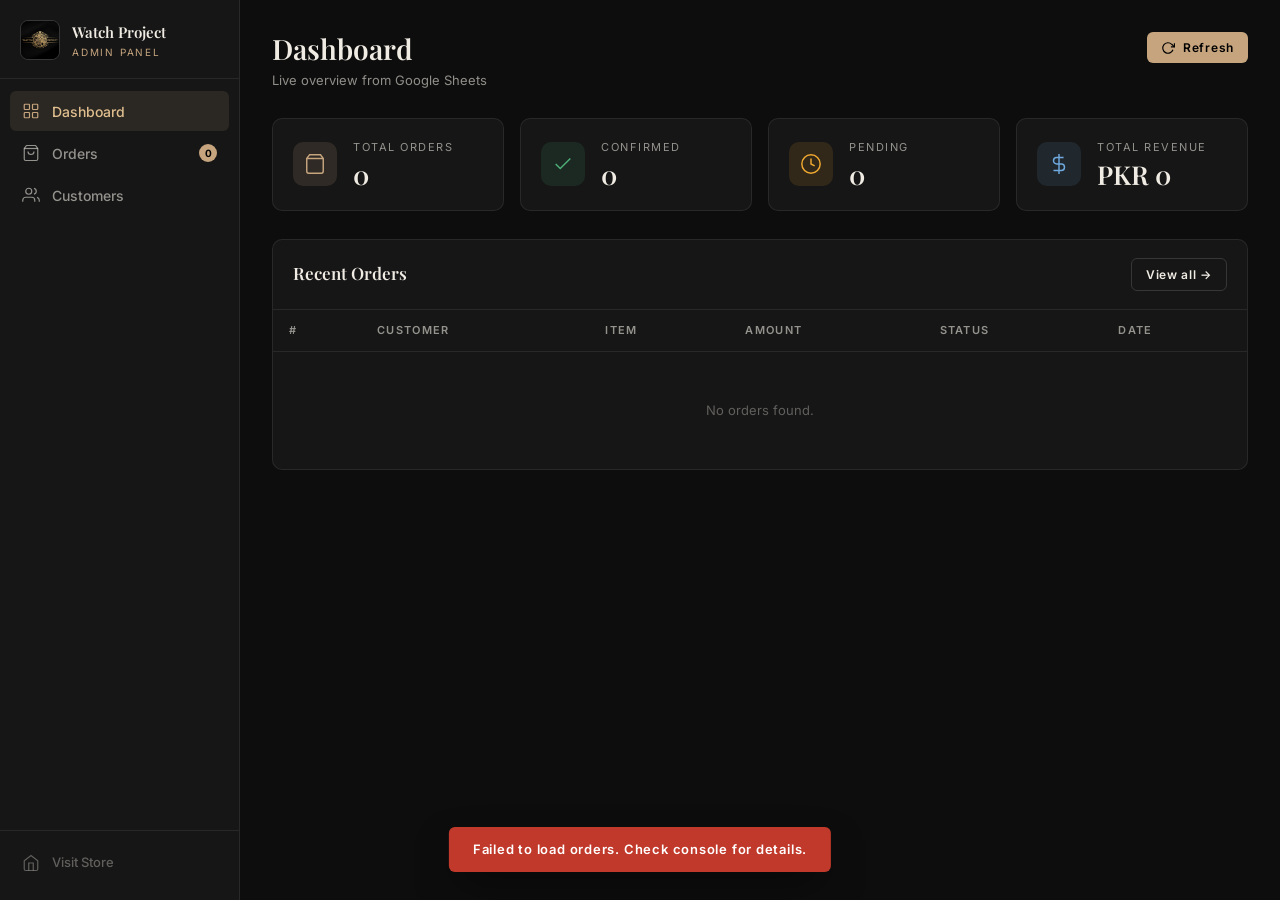
<file: admin.html>
<!DOCTYPE html>
<html lang="en">
<head>
  <meta charset="UTF-8" />
  <meta name="viewport" content="width=device-width, initial-scale=1.0" />
  <title>Admin Panel — Watch Project</title>
  <link rel="preconnect" href="https://fonts.googleapis.com" />
  <link rel="preconnect" href="https://fonts.gstatic.com" crossorigin />
  <link href="https://fonts.googleapis.com/css2?family=Inter:wght@300;400;500;600;700&family=Playfair+Display:wght@500;600;700&display=swap" rel="stylesheet" />
  <link rel="stylesheet" href="admin.css" />
</head>
<body>

  <!-- Sidebar -->
  <aside class="sidebar" id="sidebar">
    <div class="sidebar__logo">
      <img src="logo.jpeg" alt="Watch Project Logo" class="sidebar__logo-img" />
      <div class="sidebar__logo-text">
        <span class="sidebar__brand">Watch Project</span>
        <span class="sidebar__role">Admin Panel</span>
      </div>
    </div>

    <nav class="sidebar__nav">
      <button class="sidebar__link is-active" data-view="dashboard">
        <svg viewBox="0 0 24 24" width="18" height="18" fill="none" stroke="currentColor" stroke-width="1.6"><rect x="3" y="3" width="7" height="7" rx="1"/><rect x="14" y="3" width="7" height="7" rx="1"/><rect x="3" y="14" width="7" height="7" rx="1"/><rect x="14" y="14" width="7" height="7" rx="1"/></svg>
        <span>Dashboard</span>
      </button>
      <button class="sidebar__link" data-view="orders">
        <svg viewBox="0 0 24 24" width="18" height="18" fill="none" stroke="currentColor" stroke-width="1.6"><path d="M6 2L3 6v14a2 2 0 0 0 2 2h14a2 2 0 0 0 2-2V6l-3-4z"/><line x1="3" y1="6" x2="21" y2="6"/><path d="M16 10a4 4 0 0 1-8 0"/></svg>
        <span>Orders</span>
        <span class="sidebar__badge" id="sidebarOrderCount">0</span>
      </button>
      <button class="sidebar__link" data-view="customers">
        <svg viewBox="0 0 24 24" width="18" height="18" fill="none" stroke="currentColor" stroke-width="1.6"><path d="M17 21v-2a4 4 0 0 0-4-4H5a4 4 0 0 0-4 4v2"/><circle cx="9" cy="7" r="4"/><path d="M23 21v-2a4 4 0 0 0-3-3.87"/><path d="M16 3.13a4 4 0 0 1 0 7.75"/></svg>
        <span>Customers</span>
      </button>
    </nav>

    <div class="sidebar__footer">
      <a href="index.html" class="sidebar__link sidebar__link--muted">
        <svg viewBox="0 0 24 24" width="18" height="18" fill="none" stroke="currentColor" stroke-width="1.6"><path d="M3 9l9-7 9 7v11a2 2 0 0 1-2 2H5a2 2 0 0 1-2-2z"/><polyline points="9 22 9 12 15 12 15 22"/></svg>
        <span>Visit Store</span>
      </a>
    </div>
  </aside>

  <!-- Mobile header -->
  <header class="topbar">
    <button class="topbar__menu" id="sidebarToggle" aria-label="Toggle menu">
      <svg viewBox="0 0 24 24" width="22" height="22" fill="none" stroke="currentColor" stroke-width="1.6"><line x1="3" y1="7" x2="21" y2="7"/><line x1="3" y1="12" x2="21" y2="12"/><line x1="3" y1="17" x2="21" y2="17"/></svg>
    </button>
    <div class="topbar__logo">
      <img src="logo.jpeg" alt="Watch Project" class="topbar__logo-img" />
      <span>Watch Project</span>
    </div>
    <button class="topbar__refresh" id="topbarRefresh" aria-label="Refresh data">
      <svg viewBox="0 0 24 24" width="20" height="20" fill="none" stroke="currentColor" stroke-width="1.6"><polyline points="23 4 23 10 17 10"/><path d="M20.49 15a9 9 0 1 1-2.12-9.36L23 10"/></svg>
    </button>
  </header>

  <!-- Overlay for mobile sidebar -->
  <div class="sidebar-overlay" id="sidebarOverlay"></div>

  <!-- Main content -->
  <main class="main" id="main">

    <!-- ===== DASHBOARD VIEW ===== -->
    <div class="view is-active" id="view-dashboard">
      <div class="view__head">
        <div>
          <h1 class="view__title">Dashboard</h1>
          <p class="view__sub">Live overview from Google Sheets</p>
        </div>
        <button class="btn btn--primary btn--sm" id="refreshDashboard">
          <svg viewBox="0 0 24 24" width="14" height="14" fill="none" stroke="currentColor" stroke-width="2"><polyline points="23 4 23 10 17 10"/><path d="M20.49 15a9 9 0 1 1-2.12-9.36L23 10"/></svg>
          Refresh
        </button>
      </div>

      <!-- Stats cards -->
      <div class="stats-grid">
        <div class="stat-card">
          <div class="stat-card__icon stat-card__icon--gold">
            <svg viewBox="0 0 24 24" width="22" height="22" fill="none" stroke="currentColor" stroke-width="1.6"><path d="M6 2L3 6v14a2 2 0 0 0 2 2h14a2 2 0 0 0 2-2V6l-3-4z"/><line x1="3" y1="6" x2="21" y2="6"/></svg>
          </div>
          <div class="stat-card__body">
            <span class="stat-card__label">Total Orders</span>
            <span class="stat-card__value" id="statTotalOrders">—</span>
          </div>
        </div>
        <div class="stat-card">
          <div class="stat-card__icon stat-card__icon--green">
            <svg viewBox="0 0 24 24" width="22" height="22" fill="none" stroke="currentColor" stroke-width="1.6"><polyline points="20 6 9 17 4 12"/></svg>
          </div>
          <div class="stat-card__body">
            <span class="stat-card__label">Confirmed</span>
            <span class="stat-card__value" id="statConfirmed">—</span>
          </div>
        </div>
        <div class="stat-card">
          <div class="stat-card__icon stat-card__icon--amber">
            <svg viewBox="0 0 24 24" width="22" height="22" fill="none" stroke="currentColor" stroke-width="1.6"><circle cx="12" cy="12" r="10"/><polyline points="12 6 12 12 16 14"/></svg>
          </div>
          <div class="stat-card__body">
            <span class="stat-card__label">Pending</span>
            <span class="stat-card__value" id="statPending">—</span>
          </div>
        </div>
        <div class="stat-card">
          <div class="stat-card__icon stat-card__icon--blue">
            <svg viewBox="0 0 24 24" width="22" height="22" fill="none" stroke="currentColor" stroke-width="1.6"><line x1="12" y1="1" x2="12" y2="23"/><path d="M17 5H9.5a3.5 3.5 0 0 0 0 7h5a3.5 3.5 0 0 1 0 7H6"/></svg>
          </div>
          <div class="stat-card__body">
            <span class="stat-card__label">Total Revenue</span>
            <span class="stat-card__value" id="statRevenue">—</span>
          </div>
        </div>
      </div>

      <!-- Recent orders table -->
      <div class="card">
        <div class="card__head">
          <h2 class="card__title">Recent Orders</h2>
          <button class="btn btn--ghost btn--sm" data-view-link="orders">View all →</button>
        </div>
        <div class="table-wrap">
          <table class="table" id="recentOrdersTable">
            <thead>
              <tr>
                <th>#</th>
                <th>Customer</th>
                <th>Item</th>
                <th>Amount</th>
                <th>Status</th>
                <th>Date</th>
              </tr>
            </thead>
            <tbody id="recentOrdersBody">
              <tr><td colspan="6" class="table__loading">Loading orders…</td></tr>
            </tbody>
          </table>
        </div>
      </div>
    </div>

    <!-- ===== ORDERS VIEW ===== -->
    <div class="view" id="view-orders">
      <div class="view__head">
        <div>
          <h1 class="view__title">Orders</h1>
          <p class="view__sub" id="orderSubtitle">All orders from Google Sheets</p>
        </div>
        <button class="btn btn--primary btn--sm" id="refreshOrders">
          <svg viewBox="0 0 24 24" width="14" height="14" fill="none" stroke="currentColor" stroke-width="2"><polyline points="23 4 23 10 17 10"/><path d="M20.49 15a9 9 0 1 1-2.12-9.36L23 10"/></svg>
          Refresh
        </button>
      </div>

      <!-- Filters bar -->
      <div class="filters-bar">
        <div class="filters-bar__left">
          <div class="search-box">
            <svg viewBox="0 0 24 24" width="16" height="16" fill="none" stroke="currentColor" stroke-width="1.6"><circle cx="11" cy="11" r="7"/><line x1="21" y1="21" x2="16.5" y2="16.5"/></svg>
            <input type="text" id="orderSearch" placeholder="Search by name, item, phone…" />
          </div>
          <select class="select" id="statusFilter">
            <option value="all">All Statuses</option>
            <option value="pending">Pending</option>
            <option value="confirmed">Confirmed</option>
            <option value="shipped">Shipped</option>
            <option value="delivered">Delivered</option>
            <option value="cancelled">Cancelled</option>
          </select>
        </div>
        <div class="filters-bar__right">
          <span class="filters-bar__count" id="ordersCount">0 orders</span>
        </div>
      </div>

      <!-- Orders table -->
      <div class="card">
        <div class="table-wrap">
          <table class="table" id="ordersTable">
            <thead>
              <tr>
                <th>#</th>
                <th>Customer</th>
                <th>Phone</th>
                <th>Item</th>
                <th>Qty</th>
                <th>Amount</th>
                <th>Status</th>
                <th>Date</th>
                <th>Actions</th>
              </tr>
            </thead>
            <tbody id="ordersTableBody">
              <tr><td colspan="9" class="table__loading">Loading orders…</td></tr>
            </tbody>
          </table>
        </div>
      </div>

      <!-- Pagination -->
      <div class="pagination" id="ordersPagination"></div>
    </div>

    <!-- ===== CUSTOMERS VIEW ===== -->
    <div class="view" id="view-customers">
      <div class="view__head">
        <div>
          <h1 class="view__title">Customers</h1>
          <p class="view__sub">Unique buyers from order history</p>
        </div>
        <button class="btn btn--primary btn--sm" id="refreshCustomers">
          <svg viewBox="0 0 24 24" width="14" height="14" fill="none" stroke="currentColor" stroke-width="2"><polyline points="23 4 23 10 17 10"/><path d="M20.49 15a9 9 0 1 1-2.12-9.36L23 10"/></svg>
          Refresh
        </button>
      </div>

      <div class="card">
        <div class="table-wrap">
          <table class="table">
            <thead>
              <tr>
                <th>#</th>
                <th>Name</th>
                <th>Phone</th>
                <th>City</th>
                <th>Orders</th>
                <th>Total Spent</th>
                <th>Last Order</th>
              </tr>
            </thead>
            <tbody id="customersTableBody">
              <tr><td colspan="7" class="table__loading">Loading customers…</td></tr>
            </tbody>
          </table>
        </div>
      </div>
    </div>

  </main>

  <!-- ORDER DETAIL MODAL -->
  <div class="modal" id="orderModal">
    <div class="modal__backdrop" id="modalBackdrop"></div>
    <div class="modal__panel">
      <div class="modal__head">
        <h3 class="modal__title">Order Details</h3>
        <button class="modal__close" id="modalClose" aria-label="Close">
          <svg viewBox="0 0 24 24" width="20" height="20" fill="none" stroke="currentColor" stroke-width="1.6"><line x1="6" y1="6" x2="18" y2="18"/><line x1="18" y1="6" x2="6" y2="18"/></svg>
        </button>
      </div>
      <div class="modal__body" id="modalBody">
        <!-- filled by JS -->
      </div>
    </div>
  </div>

  <!-- TOAST -->
  <div class="toast" id="toast"></div>

  <script src="admin.js"></script>
</body>
</html>
</file>
<file: styles.css>
/* =========================================================
   Watch Project — Luxury Timepieces
   Premium dark/gold aesthetic · fully responsive
   ========================================================= */

:root {
  --black:        #0a0a0a;
  --charcoal:     #141414;
  --graphite:     #1f1f1f;
  --steel:        #2a2a2a;
  --cream:        #f6f1e7;
  --cream-dim:    #d8cfbf;
  --gold:         #c5a47e;
  --gold-bright:  #e0bf8f;
  --gold-deep:    #8a6d49;
  --line:         rgba(245, 240, 231, 0.12);
  --line-strong:  rgba(245, 240, 231, 0.24);
  --text:         #f5f0e7;
  --text-dim:     rgba(245, 240, 231, 0.62);
  --text-faint:   rgba(245, 240, 231, 0.38);
  --serif:        'Playfair Display', 'Cormorant Garamond', serif;
  --cormorant:    'Cormorant Garamond', serif;
  --sans:         'Inter', -apple-system, BlinkMacSystemFont, sans-serif;
  --ease:         cubic-bezier(0.22, 0.61, 0.36, 1);
  --ease-soft:    cubic-bezier(0.4, 0, 0.2, 1);
  --container:    1320px;
}

* { box-sizing: border-box; margin: 0; padding: 0; }

html { scroll-behavior: smooth; }

body {
  font-family: var(--sans);
  background: var(--black);
  color: var(--text);
  line-height: 1.6;
  -webkit-font-smoothing: antialiased;
  overflow-x: hidden;
}

img { max-width: 100%; display: block; }
a { color: inherit; text-decoration: none; }
button { font-family: inherit; cursor: pointer; border: none; background: none; color: inherit; }
input, select { font-family: inherit; color: inherit; }

.container {
  max-width: var(--container);
  margin: 0 auto;
  padding: 0 32px;
}

/* ---------- Announcement bar ---------- */
.announcement {
  background: var(--gold);
  color: var(--black);
  font-size: 11px;
  letter-spacing: 0.18em;
  text-transform: uppercase;
  font-weight: 500;
  overflow: hidden;
  height: 32px;
  display: flex;
  align-items: center;
}
.announcement__track {
  display: flex;
  gap: 28px;
  white-space: nowrap;
  animation: marquee 36s linear infinite;
  padding-left: 28px;
}
@keyframes marquee {
  to { transform: translateX(-50%); }
}

/* ---------- Header ---------- */
.header {
  position: sticky;
  top: 0;
  z-index: 80;
  background: rgba(10, 10, 10, 0.78);
  backdrop-filter: blur(20px);
  -webkit-backdrop-filter: blur(20px);
  border-bottom: 1px solid var(--line);
  transition: background 0.3s var(--ease-soft);
}
.header__inner {
  max-width: var(--container);
  margin: 0 auto;
  padding: 18px 32px;
  display: grid;
  grid-template-columns: 1fr auto 1fr;
  align-items: center;
  gap: 24px;
}
.nav { display: flex; align-items: center; gap: 28px; }
.nav--right { justify-content: flex-end; }
.nav__link {
  font-size: 13px;
  letter-spacing: 0.12em;
  text-transform: uppercase;
  color: var(--text-dim);
  position: relative;
  padding: 6px 0;
  transition: color 0.25s var(--ease-soft);
}
.nav__link::after {
  content: '';
  position: absolute;
  left: 0; bottom: 0;
  width: 0; height: 1px;
  background: var(--gold);
  transition: width 0.3s var(--ease);
}
.nav__link:hover { color: var(--text); }
.nav__link:hover::after { width: 100%; }

.logo {
  display: flex;
  flex-direction: row;
  align-items: center;
  gap: 10px;
  line-height: 1;
}
.logo__img {
  width: 38px;
  height: 38px;
  border-radius: 6px;
  object-fit: cover;
  border: 1px solid rgba(197,164,126,0.3);
  flex-shrink: 0;
}
.logo__words {
  display: flex;
  flex-direction: column;
}
.logo__text {
  font-family: var(--serif);
  font-size: 18px;
  font-weight: 700;
  letter-spacing: 0.12em;
  color: var(--text);
}
.logo__sub {
  font-size: 8px;
  letter-spacing: 0.28em;
  color: var(--gold);
  margin-top: 3px;
  text-transform: uppercase;
}

.icon-btn {
  position: relative;
  display: inline-flex;
  align-items: center;
  justify-content: center;
  width: 38px; height: 38px;
  border-radius: 50%;
  color: var(--text);
  transition: background 0.25s, color 0.25s;
}
.icon-btn:hover { background: rgba(255,255,255,0.06); color: var(--gold-bright); }
.header__menu { display: none; }

.badge-count {
  position: absolute;
  top: 2px; right: 2px;
  background: var(--gold);
  color: var(--black);
  font-size: 10px;
  font-weight: 700;
  min-width: 16px;
  height: 16px;
  border-radius: 8px;
  display: flex;
  align-items: center;
  justify-content: center;
  padding: 0 4px;
  transform: scale(0);
  transition: transform 0.25s var(--ease);
}
.badge-count.is-visible { transform: scale(1); }

/* Search panel */
.search-panel {
  max-height: 0;
  overflow: hidden;
  border-top: 1px solid transparent;
  background: var(--charcoal);
  transition: max-height 0.4s var(--ease);
}
.search-panel.is-open {
  max-height: 80vh;
  border-top-color: var(--line);
}
.search-panel__inner {
  display: flex;
  align-items: center;
  gap: 16px;
  padding: 24px 32px;
  max-width: var(--container);
  margin: 0 auto;
  border-bottom: 1px solid var(--line);
}
.search-panel input {
  flex: 1;
  background: transparent;
  border: none;
  outline: none;
  font-size: 22px;
  font-family: var(--serif);
  color: var(--text);
}
.search-panel input::placeholder { color: var(--text-faint); font-style: italic; }
.search-panel__results {
  max-width: var(--container);
  margin: 0 auto;
  padding: 0 32px;
  max-height: 50vh;
  overflow-y: auto;
}
.search-result {
  display: flex;
  align-items: center;
  gap: 18px;
  padding: 14px 0;
  border-bottom: 1px solid var(--line);
  cursor: pointer;
  transition: padding-left 0.25s var(--ease-soft);
}
.search-result:hover { padding-left: 8px; }
.search-result__thumb {
  width: 54px; height: 54px;
  background-size: cover;
  background-position: center;
  border-radius: 4px;
  border: 1px solid var(--line);
}
.search-result__name { font-weight: 500; font-size: 14px; }
.search-result__meta { font-size: 12px; color: var(--text-dim); }
.search-result__price { margin-left: auto; color: var(--gold); font-weight: 600; font-size: 14px; }

/* ---------- Drawers & overlay ---------- */
.drawer {
  position: fixed;
  top: 0; bottom: 0;
  width: 380px;
  background: var(--charcoal);
  z-index: 100;
  display: flex;
  flex-direction: column;
  transform: translateX(100%);
  transition: transform 0.45s var(--ease);
  border-left: 1px solid var(--line);
}
.drawer--left { left: 0; right: auto; transform: translateX(-100%); border-left: none; border-right: 1px solid var(--line); }
.drawer--right { right: 0; }
.drawer.is-open { transform: translateX(0); }
.drawer__head {
  display: flex;
  align-items: center;
  justify-content: space-between;
  padding: 24px 24px;
  border-bottom: 1px solid var(--line);
}
.drawer__title {
  font-family: var(--serif);
  font-size: 18px;
  letter-spacing: 0.04em;
}
.drawer__nav { display: flex; flex-direction: column; padding: 12px 0; }
.drawer__link {
  padding: 16px 24px;
  font-size: 14px;
  letter-spacing: 0.16em;
  text-transform: uppercase;
  border-bottom: 1px solid var(--line);
  transition: background 0.2s, color 0.2s;
}
.drawer__link:hover { background: var(--graphite); color: var(--gold-bright); }
.drawer__foot {
  margin-top: auto;
  padding: 24px;
  font-size: 12px;
  color: var(--text-dim);
  line-height: 2;
  border-top: 1px solid var(--line);
}

.overlay {
  position: fixed;
  inset: 0;
  background: rgba(0,0,0,0.6);
  opacity: 0;
  visibility: hidden;
  z-index: 90;
  transition: opacity 0.4s var(--ease-soft), visibility 0.4s;
}
.overlay.is-visible { opacity: 1; visibility: visible; }

/* ---------- Hero ---------- */
.hero {
  position: relative;
  min-height: calc(100vh - 32px);
  display: flex;
  align-items: center;
  overflow: hidden;
  padding: 120px 0 80px;
}
.hero__bg {
  position: absolute;
  inset: 0;
  background:
    linear-gradient(135deg, rgba(10,10,10,0.92) 0%, rgba(10,10,10,0.55) 45%, rgba(10,10,10,0.85) 100%),
    url('https://images.unsplash.com/photo-1542496658-e33a6d0d50f6?w=1600&q=80') center/cover;
  z-index: -1;
}
.hero__bg::after {
  content: '';
  position: absolute;
  inset: 0;
  background: radial-gradient(circle at 70% 40%, rgba(197,164,126,0.18), transparent 60%);
}
.hero__content { max-width: 720px; }
.hero__eyebrow {
  display: inline-block;
  font-size: 11px;
  letter-spacing: 0.32em;
  text-transform: uppercase;
  color: var(--gold);
  padding: 8px 14px;
  border: 1px solid var(--gold);
  border-radius: 100px;
  margin-bottom: 28px;
}
.hero__title {
  font-family: var(--serif);
  font-size: clamp(48px, 8vw, 96px);
  font-weight: 700;
  line-height: 1.02;
  letter-spacing: -0.01em;
  margin-bottom: 24px;
}
.hero__title em {
  font-style: italic;
  font-weight: 500;
  color: var(--gold-bright);
  position: relative;
}
.hero__lead {
  font-size: 17px;
  color: var(--text-dim);
  max-width: 540px;
  margin-bottom: 40px;
  line-height: 1.7;
}
.hero__cta { display: flex; gap: 16px; margin-bottom: 80px; flex-wrap: wrap; }
.hero__stats { display: flex; gap: 60px; }
.hero__stat { display: flex; flex-direction: column; }
.hero__stat .num {
  font-family: var(--serif);
  font-size: 38px;
  color: var(--gold-bright);
  font-weight: 600;
}
.hero__stat .lbl {
  font-size: 11px;
  letter-spacing: 0.16em;
  text-transform: uppercase;
  color: var(--text-dim);
  margin-top: 6px;
  line-height: 1.4;
}
.hero__scroll {
  position: absolute;
  bottom: 32px;
  right: 32px;
  display: flex;
  align-items: center;
  gap: 12px;
  color: var(--text-faint);
  font-size: 10px;
  letter-spacing: 0.3em;
  text-transform: uppercase;
}
.hero__scroll-line {
  width: 60px; height: 1px;
  background: linear-gradient(90deg, var(--gold), transparent);
  position: relative;
  overflow: hidden;
}
.hero__scroll-line::after {
  content: '';
  position: absolute;
  inset: 0;
  background: var(--gold-bright);
  animation: scroll-line 2.4s var(--ease) infinite;
}
@keyframes scroll-line {
  0% { transform: translateX(-100%); }
  100% { transform: translateX(100%); }
}

/* ---------- Buttons ---------- */
.btn {
  display: inline-flex;
  align-items: center;
  justify-content: center;
  gap: 10px;
  padding: 16px 32px;
  font-size: 12px;
  letter-spacing: 0.18em;
  text-transform: uppercase;
  font-weight: 600;
  border-radius: 2px;
  transition: all 0.3s var(--ease-soft);
  cursor: pointer;
  white-space: nowrap;
}
.btn--primary {
  background: var(--gold);
  color: var(--black);
}
.btn--primary:hover {
  background: var(--gold-bright);
  transform: translateY(-2px);
  box-shadow: 0 12px 30px -8px rgba(197,164,126,0.5);
}
.btn--ghost {
  background: transparent;
  color: var(--text);
  border: 1px solid var(--line-strong);
}
.btn--ghost:hover {
  border-color: var(--gold);
  color: var(--gold-bright);
}
.btn--block { width: 100%; }
.btn--sm { padding: 10px 18px; font-size: 11px; }

/* ---------- Brand strip ---------- */
.brand-strip {
  background: var(--charcoal);
  border-top: 1px solid var(--line);
  border-bottom: 1px solid var(--line);
  overflow: hidden;
  padding: 22px 0;
}
.brand-strip__track {
  display: flex;
  gap: 48px;
  white-space: nowrap;
  align-items: center;
  animation: marquee 40s linear infinite;
  font-family: var(--serif);
  font-size: 16px;
  letter-spacing: 0.28em;
  color: var(--text-dim);
  width: max-content;
  padding-left: 48px;
}
.brand-strip__track span:nth-child(odd) { color: var(--cream-dim); }
.brand-strip__track span:nth-child(even) { color: var(--gold); font-size: 10px; }

/* ---------- Section heads ---------- */
.section-head {
  text-align: center;
  max-width: 720px;
  margin: 0 auto 64px;
}
.eyebrow {
  display: inline-block;
  font-size: 11px;
  letter-spacing: 0.28em;
  text-transform: uppercase;
  color: var(--gold);
  margin-bottom: 16px;
  position: relative;
  padding: 0 24px;
}
.eyebrow::before, .eyebrow::after {
  content: '';
  position: absolute;
  top: 50%;
  width: 16px; height: 1px;
  background: var(--gold);
}
.eyebrow::before { left: 0; }
.eyebrow::after { right: 0; }
.eyebrow--light { color: var(--text); }
.eyebrow--light::before, .eyebrow--light::after { background: var(--text); }
.section-title {
  font-family: var(--serif);
  font-size: clamp(32px, 5vw, 52px);
  font-weight: 600;
  letter-spacing: -0.01em;
  line-height: 1.1;
  margin-bottom: 16px;
}
.section-lead {
  color: var(--text-dim);
  font-size: 16px;
  max-width: 540px;
  margin: 0 auto;
}
.section-head--light .section-title { color: var(--cream); }

/* ---------- Collections ---------- */
.collections { padding: 120px 0; }
.collections__grid {
  display: grid;
  grid-template-columns: repeat(4, 1fr);
  gap: 24px;
}
.collection-card {
  position: relative;
  overflow: hidden;
  background: var(--charcoal);
  border: 1px solid var(--line);
  border-radius: 4px;
  aspect-ratio: 3/4;
  display: flex;
  align-items: flex-end;
  cursor: pointer;
  transition: transform 0.4s var(--ease), border-color 0.4s;
}
.collection-card__img {
  position: absolute;
  inset: 0;
  background-size: cover;
  background-position: center;
  transition: transform 0.8s var(--ease), opacity 0.4s;
  opacity: 0.85;
}
.collection-card:hover { border-color: var(--gold); transform: translateY(-4px); }
.collection-card:hover .collection-card__img { transform: scale(1.08); opacity: 1; }
.collection-card__body {
  position: relative;
  z-index: 1;
  padding: 28px 24px;
  background: linear-gradient(to top, rgba(10,10,10,0.95) 20%, transparent);
  width: 100%;
}
.collection-card__tag {
  font-size: 10px;
  letter-spacing: 0.24em;
  text-transform: uppercase;
  color: var(--gold);
  display: block;
  margin-bottom: 8px;
}
.collection-card__body h3 {
  font-family: var(--serif);
  font-size: 28px;
  font-weight: 600;
  margin-bottom: 8px;
}
.collection-card__body p {
  font-size: 13px;
  color: var(--text-dim);
  margin-bottom: 16px;
  line-height: 1.6;
}
.collection-card__link {
  font-size: 12px;
  letter-spacing: 0.16em;
  text-transform: uppercase;
  color: var(--gold-bright);
  border-bottom: 1px solid var(--gold-deep);
  padding-bottom: 4px;
  transition: color 0.25s, border-color 0.25s;
}
.collection-card:hover .collection-card__link { color: var(--text); border-color: var(--gold); }

/* ---------- Featured ---------- */
.featured {
  background: var(--charcoal);
  padding: 120px 0;
  border-top: 1px solid var(--line);
  border-bottom: 1px solid var(--line);
}
.featured__grid {
  display: grid;
  grid-template-columns: 1.1fr 1fr;
  gap: 80px;
  align-items: center;
}
.featured__media { position: relative; }
.featured__img {
  width: 100%;
  aspect-ratio: 4/5;
  background-size: cover;
  background-position: center;
  border-radius: 4px;
}
.featured__badge {
  position: absolute;
  top: 24px; left: 24px;
  background: var(--gold);
  color: var(--black);
  padding: 8px 14px;
  font-size: 10px;
  letter-spacing: 0.18em;
  text-transform: uppercase;
  font-weight: 600;
  border-radius: 2px;
}
.featured__title {
  font-family: var(--serif);
  font-size: clamp(36px, 5vw, 56px);
  font-weight: 600;
  margin: 16px 0 24px;
  line-height: 1.05;
}
.featured__desc {
  color: var(--text-dim);
  font-size: 16px;
  line-height: 1.8;
  margin-bottom: 32px;
}
.featured__specs {
  list-style: none;
  border-top: 1px solid var(--line);
  margin-bottom: 36px;
}
.featured__specs li {
  display: flex;
  justify-content: space-between;
  padding: 14px 0;
  border-bottom: 1px solid var(--line);
  font-size: 14px;
}
.featured__specs span { color: var(--text-dim); letter-spacing: 0.06em; }
.featured__specs b { font-weight: 500; color: var(--text); }
.featured__foot {
  display: flex;
  align-items: center;
  justify-content: space-between;
  gap: 24px;
}
.featured__price-label {
  display: block;
  font-size: 11px;
  letter-spacing: 0.2em;
  text-transform: uppercase;
  color: var(--text-dim);
  margin-bottom: 6px;
}
.featured__price-value {
  font-family: var(--serif);
  font-size: 30px;
  color: var(--gold-bright);
  font-weight: 600;
}

/* ---------- Watches grid ---------- */
.watches { padding: 120px 0; }
.filters {
  display: flex;
  justify-content: space-between;
  align-items: center;
  flex-wrap: wrap;
  gap: 20px;
  margin-bottom: 56px;
  padding-bottom: 24px;
  border-bottom: 1px solid var(--line);
}
.filters__group { display: flex; gap: 8px; flex-wrap: wrap; }
.filter-btn {
  padding: 10px 20px;
  font-size: 12px;
  letter-spacing: 0.14em;
  text-transform: uppercase;
  color: var(--text-dim);
  border: 1px solid var(--line);
  border-radius: 100px;
  transition: all 0.25s var(--ease-soft);
}
.filter-btn:hover { color: var(--text); border-color: var(--line-strong); }
.filter-btn.is-active {
  background: var(--gold);
  color: var(--black);
  border-color: var(--gold);
}
.select {
  background: var(--charcoal);
  border: 1px solid var(--line);
  color: var(--text);
  padding: 12px 18px;
  font-size: 13px;
  letter-spacing: 0.06em;
  border-radius: 2px;
  cursor: pointer;
  outline: none;
  appearance: none;
  background-image: url("data:image/svg+xml,%3Csvg xmlns='http://www.w3.org/2000/svg' width='12' height='8' viewBox='0 0 12 8' fill='none' stroke='%23c5a47e' stroke-width='1.5'%3E%3Cpath d='M1 1l5 5 5-5'/%3E%3C/svg%3E");
  background-repeat: no-repeat;
  background-position: right 14px center;
  padding-right: 40px;
}
.select:hover { border-color: var(--gold); }

.watches__grid {
  display: grid;
  grid-template-columns: repeat(4, 1fr);
  gap: 28px;
}
.watch-card {
  background: var(--charcoal);
  border: 1px solid var(--line);
  border-radius: 4px;
  overflow: hidden;
  cursor: pointer;
  position: relative;
  transition: transform 0.4s var(--ease), border-color 0.4s, box-shadow 0.4s;
  display: flex;
  flex-direction: column;
}
.watch-card:hover {
  transform: translateY(-6px);
  border-color: var(--gold);
  box-shadow: 0 20px 50px -20px rgba(0,0,0,0.6);
}
.watch-card__media {
  position: relative;
  aspect-ratio: 1;
  overflow: hidden;
  background: #f6f1e7;
}
.watch-card__img {
  position: absolute;
  inset: 0;
  background-size: cover;
  background-position: center;
  transition: transform 0.7s var(--ease);
}
.watch-card:hover .watch-card__img { transform: scale(1.08); }
.watch-card__badge {
  position: absolute;
  top: 14px; left: 14px;
  background: var(--black);
  color: var(--gold);
  padding: 5px 10px;
  font-size: 9px;
  letter-spacing: 0.18em;
  text-transform: uppercase;
  border-radius: 2px;
  z-index: 2;
}
.watch-card__wishlist {
  position: absolute;
  top: 12px; right: 12px;
  width: 34px; height: 34px;
  border-radius: 50%;
  background: rgba(10,10,10,0.6);
  backdrop-filter: blur(8px);
  display: flex;
  align-items: center;
  justify-content: center;
  color: var(--text);
  z-index: 2;
  transition: all 0.25s;
}
.watch-card__wishlist:hover { background: rgba(10,10,10,0.85); color: var(--gold-bright); }
.watch-card__wishlist.is-active { color: var(--gold-bright); }
.watch-card__wishlist.is-active svg { fill: var(--gold-bright); }

.watch-card__quick {
  position: absolute;
  bottom: 0; left: 0; right: 0;
  background: var(--black);
  color: var(--text);
  text-align: center;
  padding: 14px;
  font-size: 11px;
  letter-spacing: 0.18em;
  text-transform: uppercase;
  font-weight: 600;
  transform: translateY(100%);
  transition: transform 0.35s var(--ease);
  z-index: 2;
}
.watch-card:hover .watch-card__quick { transform: translateY(0); }
.watch-card__body { padding: 22px 20px; flex: 1; display: flex; flex-direction: column; }
.watch-card__brand {
  font-size: 10px;
  letter-spacing: 0.2em;
  text-transform: uppercase;
  color: var(--gold);
  margin-bottom: 6px;
}
.watch-card__name {
  font-family: var(--serif);
  font-size: 20px;
  font-weight: 600;
  margin-bottom: 8px;
  line-height: 1.2;
}
.watch-card__meta {
  font-size: 12px;
  color: var(--text-dim);
  margin-bottom: 16px;
}
.watch-card__foot {
  margin-top: auto;
  display: flex;
  align-items: baseline;
  justify-content: space-between;
  gap: 12px;
}
.watch-card__price {
  font-family: var(--serif);
  font-size: 18px;
  font-weight: 600;
  color: var(--gold-bright);
}
.watch-card__price-old {
  font-size: 12px;
  color: var(--text-faint);
  text-decoration: line-through;
  margin-left: 6px;
}
.watch-card__add {
  font-size: 11px;
  letter-spacing: 0.14em;
  text-transform: uppercase;
  color: var(--text);
  border-bottom: 1px solid var(--gold-deep);
  padding-bottom: 2px;
  transition: color 0.25s, border-color 0.25s;
}
.watch-card__add:hover { color: var(--gold-bright); border-color: var(--gold); }
.watches__empty {
  text-align: center;
  padding: 80px 0;
  color: var(--text-dim);
  font-family: var(--serif);
  font-size: 22px;
}
.watches__more { text-align: center; margin-top: 56px; }

/* ---------- Craft ---------- */
.craft {
  padding: 120px 0;
  background: linear-gradient(180deg, var(--black) 0%, var(--charcoal) 100%);
  position: relative;
  overflow: hidden;
}
.craft::before {
  content: '';
  position: absolute;
  inset: 0;
  background: url('https://images.unsplash.com/photo-1612817288484-6f916006741a?w=1600&q=80') center/cover;
  opacity: 0.08;
  z-index: 0;
}
.craft .container { position: relative; z-index: 1; }
.craft__grid {
  display: grid;
  grid-template-columns: repeat(4, 1fr);
  gap: 32px;
}
.craft__step {
  padding: 36px 28px;
  border: 1px solid var(--line);
  background: rgba(20,20,20,0.6);
  backdrop-filter: blur(8px);
  border-radius: 4px;
  transition: all 0.4s var(--ease);
}
.craft__step:hover {
  border-color: var(--gold);
  background: rgba(20,20,20,0.9);
  transform: translateY(-4px);
}
.craft__num {
  display: block;
  font-family: var(--serif);
  font-size: 48px;
  color: var(--gold-deep);
  font-weight: 700;
  margin-bottom: 16px;
  line-height: 1;
}
.craft__step h3 {
  font-family: var(--serif);
  font-size: 22px;
  font-weight: 600;
  margin-bottom: 12px;
  color: var(--cream);
}
.craft__step p {
  font-size: 13px;
  color: var(--text-dim);
  line-height: 1.7;
}

/* ---------- Journal ---------- */
.journal { padding: 120px 0; }
.journal__grid {
  display: grid;
  grid-template-columns: repeat(3, 1fr);
  gap: 32px;
}
.journal-card {
  background: var(--charcoal);
  border: 1px solid var(--line);
  border-radius: 4px;
  overflow: hidden;
  transition: all 0.4s var(--ease);
}
.journal-card:hover { border-color: var(--gold); transform: translateY(-4px); }
.journal-card__img {
  width: 100%;
  aspect-ratio: 16/10;
  background-size: cover;
  background-position: center;
  transition: transform 0.6s var(--ease);
}
.journal-card:hover .journal-card__img { transform: scale(1.06); }
.journal-card__body { padding: 28px 24px; }
.journal-card__date {
  font-size: 11px;
  letter-spacing: 0.14em;
  text-transform: uppercase;
  color: var(--gold);
  display: block;
  margin-bottom: 12px;
}
.journal-card__body h3 {
  font-family: var(--serif);
  font-size: 22px;
  font-weight: 600;
  margin-bottom: 12px;
  line-height: 1.25;
}
.journal-card__body p {
  font-size: 14px;
  color: var(--text-dim);
  margin-bottom: 20px;
  line-height: 1.6;
}
.journal-card__link {
  font-size: 12px;
  letter-spacing: 0.16em;
  text-transform: uppercase;
  color: var(--gold-bright);
  border-bottom: 1px solid var(--gold-deep);
  padding-bottom: 3px;
  transition: border-color 0.25s, color 0.25s;
}
.journal-card:hover .journal-card__link { color: var(--text); border-color: var(--gold); }

/* ---------- Testimonials ---------- */
.testimonials {
  padding: 120px 0;
  background: var(--charcoal);
  border-top: 1px solid var(--line);
  border-bottom: 1px solid var(--line);
}
.testimonials__track {
  position: relative;
  max-width: 880px;
  margin: 0 auto;
  min-height: 220px;
}
.testimonial {
  position: absolute;
  inset: 0;
  opacity: 0;
  transform: translateY(20px);
  transition: opacity 0.5s var(--ease), transform 0.5s var(--ease);
  text-align: center;
  pointer-events: none;
}
.testimonial.is-active {
  opacity: 1;
  transform: translateY(0);
  position: relative;
  pointer-events: auto;
}
.testimonial__quote {
  font-family: var(--cormorant);
  font-size: clamp(22px, 3vw, 30px);
  font-style: italic;
  line-height: 1.5;
  color: var(--cream);
  margin-bottom: 32px;
  position: relative;
}
.testimonial__quote::before {
  content: '"';
  position: absolute;
  top: -30px; left: 50%;
  transform: translateX(-50%);
  font-family: var(--serif);
  font-size: 80px;
  color: var(--gold-deep);
  line-height: 1;
}
.testimonial__author {
  display: inline-flex;
  align-items: center;
  gap: 14px;
}
.testimonial__avatar {
  width: 48px; height: 48px;
  border-radius: 50%;
  background: var(--gold);
  color: var(--black);
  display: flex;
  align-items: center;
  justify-content: center;
  font-weight: 700;
  font-size: 16px;
  letter-spacing: 0.06em;
}
.testimonial__author strong {
  display: block;
  font-size: 15px;
  font-weight: 600;
  text-align: left;
}
.testimonial__author span {
  display: block;
  font-size: 12px;
  color: var(--text-dim);
  text-align: left;
}
.testimonials__dots {
  display: flex;
  justify-content: center;
  gap: 10px;
  margin-top: 40px;
}
.dot {
  width: 10px; height: 10px;
  border-radius: 50%;
  background: var(--line-strong);
  transition: all 0.3s var(--ease);
}
.dot.is-active { background: var(--gold); width: 32px; border-radius: 5px; }
.dot:hover { background: var(--gold-deep); }

/* ---------- Newsletter ---------- */
.newsletter {
  padding: 100px 0;
  background:
    linear-gradient(135deg, rgba(197,164,126,0.08), rgba(10,10,10,0.4)),
    var(--black);
  border-bottom: 1px solid var(--line);
}
.newsletter__inner {
  display: grid;
  grid-template-columns: 1fr 1fr;
  gap: 60px;
  align-items: center;
}
.newsletter__text h2 {
  font-family: var(--serif);
  font-size: clamp(28px, 4vw, 40px);
  font-weight: 600;
  line-height: 1.2;
  margin-bottom: 16px;
}
.newsletter__text p {
  color: var(--text-dim);
  font-size: 15px;
  max-width: 460px;
}
.newsletter__form {
  display: flex;
  gap: 12px;
  position: relative;
  flex-wrap: wrap;
}
.newsletter__form input {
  flex: 1;
  min-width: 240px;
  background: transparent;
  border: 1px solid var(--line-strong);
  padding: 16px 20px;
  font-size: 14px;
  color: var(--text);
  outline: none;
  border-radius: 2px;
  transition: border-color 0.25s;
}
.newsletter__form input:focus { border-color: var(--gold); }
.newsletter__form input::placeholder { color: var(--text-faint); }
.newsletter__msg {
  position: absolute;
  bottom: -28px;
  left: 0;
  font-size: 12px;
  color: var(--gold-bright);
  letter-spacing: 0.04em;
}
.newsletter__msg.is-error { color: #e8937e; }

/* ---------- Footer ---------- */
.footer {
  background: var(--black);
  padding: 80px 0 0;
  border-top: 1px solid var(--line);
}
.footer__grid {
  display: grid;
  grid-template-columns: 1.6fr 1fr 1fr 1fr 1fr;
  gap: 48px;
  padding-bottom: 64px;
}
.footer__brand .logo__text { font-size: 20px; }
.footer__brand p {
  margin-top: 18px;
  color: var(--text-dim);
  font-size: 13px;
  line-height: 1.7;
  max-width: 280px;
}
.footer__social { display: flex; gap: 12px; margin-top: 24px; }
.footer__social a {
  width: 36px; height: 36px;
  border: 1px solid var(--line-strong);
  border-radius: 50%;
  display: flex;
  align-items: center;
  justify-content: center;
  color: var(--text-dim);
  transition: all 0.25s;
}
.footer__social a:hover { border-color: var(--gold); color: var(--gold-bright); }
.footer__col h4 {
  font-size: 11px;
  letter-spacing: 0.2em;
  text-transform: uppercase;
  color: var(--gold);
  margin-bottom: 20px;
}
.footer__col a {
  display: block;
  padding: 6px 0;
  font-size: 13px;
  color: var(--text-dim);
  transition: color 0.2s, padding-left 0.2s;
}
.footer__col a:hover { color: var(--gold-bright); padding-left: 6px; }
.footer__bar {
  border-top: 1px solid var(--line);
  padding: 24px 0;
}
.footer__bar-inner {
  display: flex;
  justify-content: space-between;
  font-size: 12px;
  color: var(--text-faint);
  letter-spacing: 0.04em;
}

/* ---------- Cart drawer items ---------- */
.cart__items {
  flex: 1;
  overflow-y: auto;
  padding: 12px 24px;
}
.cart__empty {
  text-align: center;
  padding: 60px 20px;
  color: var(--text-dim);
}
.cart__empty svg { color: var(--gold-deep); margin-bottom: 20px; }
.cart__empty p {
  font-family: var(--serif);
  font-size: 18px;
  color: var(--text);
  margin-bottom: 8px;
}
.cart__empty span { font-size: 13px; color: var(--text-faint); }

.cart-item {
  display: grid;
  grid-template-columns: 72px 1fr auto;
  gap: 16px;
  padding: 18px 0;
  border-bottom: 1px solid var(--line);
  align-items: center;
}
.cart-item__img {
  width: 72px; height: 72px;
  background-size: cover;
  background-position: center;
  border-radius: 4px;
  border: 1px solid var(--line);
}
.cart-item__name {
  font-family: var(--serif);
  font-size: 15px;
  font-weight: 600;
  line-height: 1.3;
  margin-bottom: 4px;
}
.cart-item__meta {
  font-size: 11px;
  color: var(--text-dim);
  margin-bottom: 10px;
}
.cart-item__qty {
  display: inline-flex;
  align-items: center;
  border: 1px solid var(--line);
  border-radius: 2px;
  overflow: hidden;
}
.cart-item__qty button {
  width: 26px; height: 26px;
  font-size: 14px;
  color: var(--text-dim);
  transition: background 0.2s, color 0.2s;
}
.cart-item__qty button:hover { background: var(--graphite); color: var(--gold-bright); }
.cart-item__qty span {
  width: 30px;
  text-align: center;
  font-size: 13px;
  font-weight: 500;
}
.cart-item__right {
  text-align: right;
  display: flex;
  flex-direction: column;
  align-items: flex-end;
  gap: 8px;
}
.cart-item__price {
  font-family: var(--serif);
  font-size: 16px;
  color: var(--gold-bright);
  font-weight: 600;
}
.cart-item__remove {
  font-size: 11px;
  color: var(--text-faint);
  letter-spacing: 0.1em;
  text-transform: uppercase;
  transition: color 0.2s;
}
.cart-item__remove:hover { color: #e8937e; }

.cart__foot {
  padding: 24px;
  border-top: 1px solid var(--line);
  display: flex;
  flex-direction: column;
  gap: 12px;
}
.cart__row {
  display: flex;
  justify-content: space-between;
  font-size: 14px;
  color: var(--text-dim);
}
.cart__row--total {
  padding-top: 16px;
  border-top: 1px solid var(--line);
  font-family: var(--serif);
  font-size: 20px;
  color: var(--gold-bright);
  font-weight: 600;
  margin-bottom: 8px;
}
.cart__row--total span:first-child {
  font-family: var(--sans);
  font-size: 13px;
  letter-spacing: 0.16em;
  text-transform: uppercase;
  color: var(--text-dim);
  align-self: center;
}

/* ---------- Product modal ---------- */
.modal {
  position: fixed;
  inset: 0;
  z-index: 110;
  display: flex;
  align-items: center;
  justify-content: center;
  padding: 24px;
  opacity: 0;
  visibility: hidden;
  transition: opacity 0.4s var(--ease), visibility 0.4s;
}
.modal.is-open { opacity: 1; visibility: visible; }
.modal__backdrop {
  position: absolute;
  inset: 0;
  background: rgba(0,0,0,0.8);
  backdrop-filter: blur(6px);
}
.modal__panel {
  position: relative;
  background: var(--charcoal);
  border: 1px solid var(--line);
  border-radius: 6px;
  max-width: 980px;
  width: 100%;
  max-height: 92vh;
  overflow-y: auto;
  transform: translateY(30px);
  transition: transform 0.4s var(--ease);
}
.modal.is-open .modal__panel { transform: translateY(0); }
.modal__close {
  position: absolute;
  top: 16px; right: 16px;
  z-index: 10;
  background: rgba(10,10,10,0.7);
  backdrop-filter: blur(8px);
}
.modal__layout {
  display: grid;
  grid-template-columns: 1fr 1fr;
}
.modal__gallery {
  background: #f6f1e7;
  aspect-ratio: 1;
  position: relative;
  overflow: hidden;
}
.modal__main-img {
  position: absolute;
  inset: 0;
  background-size: cover;
  background-position: center;
  transition: opacity 0.3s;
}
.modal__thumbs {
  position: absolute;
  bottom: 16px; left: 16px; right: 16px;
  display: flex;
  gap: 10px;
  justify-content: center;
}
.modal__thumb {
  width: 56px; height: 56px;
  border-radius: 4px;
  background-size: cover;
  background-position: center;
  border: 2px solid transparent;
  cursor: pointer;
  transition: border-color 0.25s;
}
.modal__thumb.is-active { border-color: var(--gold); }
.modal__body { padding: 48px 40px; }
.modal__brand {
  font-size: 11px;
  letter-spacing: 0.24em;
  text-transform: uppercase;
  color: var(--gold);
  margin-bottom: 8px;
}
.modal__name {
  font-family: var(--serif);
  font-size: 34px;
  font-weight: 600;
  line-height: 1.1;
  margin-bottom: 16px;
}
.modal__desc {
  color: var(--text-dim);
  font-size: 14px;
  line-height: 1.7;
  margin-bottom: 28px;
}
.modal__specs {
  display: grid;
  grid-template-columns: 1fr 1fr;
  gap: 14px;
  margin-bottom: 32px;
  padding: 24px 0;
  border-top: 1px solid var(--line);
  border-bottom: 1px solid var(--line);
}
.modal__spec dt {
  font-size: 10px;
  letter-spacing: 0.18em;
  text-transform: uppercase;
  color: var(--text-dim);
  margin-bottom: 4px;
}
.modal__spec dd {
  font-size: 14px;
  color: var(--text);
  font-weight: 500;
}
.modal__price {
  display: flex;
  align-items: baseline;
  gap: 12px;
  margin-bottom: 24px;
}
.modal__price-now {
  font-family: var(--serif);
  font-size: 32px;
  color: var(--gold-bright);
  font-weight: 600;
}
.modal__price-old {
  font-size: 16px;
  color: var(--text-faint);
  text-decoration: line-through;
}
.modal__actions {
  display: flex;
  gap: 12px;
  margin-bottom: 20px;
}
.modal__qty {
  display: inline-flex;
  align-items: center;
  border: 1px solid var(--line-strong);
  border-radius: 2px;
  overflow: hidden;
}
.modal__qty button {
  width: 44px; height: 52px;
  font-size: 18px;
  color: var(--text-dim);
  transition: background 0.2s, color 0.2s;
}
.modal__qty button:hover { background: var(--graphite); color: var(--gold-bright); }
.modal__qty span {
  width: 40px;
  text-align: center;
  font-size: 16px;
  font-weight: 500;
}
.modal__assurance {
  display: flex;
  gap: 16px;
  font-size: 11px;
  color: var(--text-dim);
  letter-spacing: 0.08em;
  text-transform: uppercase;
  flex-wrap: wrap;
}
.modal__assurance span {
  display: inline-flex;
  align-items: center;
  gap: 6px;
}
.modal__assurance svg { color: var(--gold); }

/* ---------- Toast ---------- */
.toast {
  position: fixed;
  bottom: 32px;
  left: 50%;
  transform: translateX(-50%) translateY(120%);
  background: var(--gold);
  color: var(--black);
  padding: 14px 28px;
  border-radius: 2px;
  font-size: 13px;
  font-weight: 600;
  letter-spacing: 0.08em;
  z-index: 200;
  transition: transform 0.4s var(--ease);
  box-shadow: 0 20px 50px -12px rgba(0,0,0,0.6);
  max-width: 90vw;
  text-align: center;
}
.toast.is-visible { transform: translateX(-50%) translateY(0); }
.toast.is-error { background: #b35a47; color: var(--cream); }

/* ---------- Reveal on scroll ---------- */
.reveal {
  opacity: 0;
  transform: translateY(30px);
  transition: opacity 0.8s var(--ease), transform 0.8s var(--ease);
}
.reveal.is-visible {
  opacity: 1;
  transform: translateY(0);
}

/* ---------- Responsive ---------- */
@media (max-width: 1100px) {
  .collections__grid, .watches__grid, .craft__grid { grid-template-columns: repeat(2, 1fr); }
  .journal__grid { grid-template-columns: repeat(2, 1fr); }
  .footer__grid { grid-template-columns: 1fr 1fr 1fr; }
  .footer__brand { grid-column: 1 / -1; margin-bottom: 16px; }
  .featured__grid { gap: 48px; }
}

@media (max-width: 880px) {
  .nav--left { display: none; }
  .nav--right .nav__link { display: none; }
  .header__menu { display: inline-flex; }
  .header__inner { grid-template-columns: auto 1fr auto; }
  .hero__stats { gap: 32px; flex-wrap: wrap; }
  .hero__stat .num { font-size: 30px; }
  .featured__grid { grid-template-columns: 1fr; gap: 40px; }
  .modal__layout { grid-template-columns: 1fr; }
  .modal__body { padding: 32px 24px; }
  .newsletter__inner { grid-template-columns: 1fr; gap: 32px; }
  .footer__grid { grid-template-columns: 1fr 1fr; }
  .container { padding: 0 24px; }
}

@media (max-width: 600px) {
  .collections__grid, .watches__grid, .craft__grid, .journal__grid { grid-template-columns: 1fr; }
  .filters { flex-direction: column; align-items: stretch; }
  .filters__sort select { width: 100%; }
  .hero { padding: 80px 0 60px; }
  .hero__cta { flex-direction: column; }
  .hero__cta .btn { width: 100%; }
  .hero__scroll { display: none; }
  .featured__foot { flex-direction: column; align-items: stretch; gap: 16px; }
  .footer__grid { grid-template-columns: 1fr; }
  .footer__bar-inner { flex-direction: column; gap: 8px; text-align: center; }
  .drawer { width: 100%; }
  .modal__specs { grid-template-columns: 1fr; }
  .container { padding: 0 20px; }
  .header__inner { padding: 14px 20px; }
  .logo__text { font-size: 18px; }
}

@media (max-width: 380px) {
  .hero__title { font-size: 44px; }
  .hero__stat .num { font-size: 24px; }
}

/* Reduce motion */
@media (prefers-reduced-motion: reduce) {
  *, *::before, *::after {
    animation-duration: 0.001ms !important;
    transition-duration: 0.001ms !important;
  }
}
</file>
<file: admin.css>
/* =========================================================
   Watch Project — Admin Panel
   Mobile-first, responsive sidebar layout
   ========================================================= */

:root {
  --bg:           #0d0d0d;
  --surface:      #161616;
  --surface-2:    #1e1e1e;
  --surface-3:    #272727;
  --border:       rgba(255,255,255,0.08);
  --border-strong:rgba(255,255,255,0.14);
  --gold:         #c5a47e;
  --gold-bright:  #e0bf8f;
  --gold-deep:    #8a6d49;
  --text:         #f0ece4;
  --text-dim:     rgba(240,236,228,0.58);
  --text-faint:   rgba(240,236,228,0.34);
  --green:        #4caf78;
  --green-bg:     rgba(76,175,120,0.12);
  --amber:        #f0a830;
  --amber-bg:     rgba(240,168,48,0.12);
  --red:          #e06060;
  --red-bg:       rgba(224,96,96,0.12);
  --blue:         #6fa8dc;
  --blue-bg:      rgba(111,168,220,0.12);
  --purple:       #9b7fd4;
  --purple-bg:    rgba(155,127,212,0.12);
  --sidebar-w:    240px;
  --topbar-h:     56px;
  --sans:         'Inter', -apple-system, sans-serif;
  --serif:        'Playfair Display', serif;
  --ease:         cubic-bezier(0.22, 0.61, 0.36, 1);
}

*, *::before, *::after { box-sizing: border-box; margin: 0; padding: 0; }
html { scroll-behavior: smooth; }
body {
  font-family: var(--sans);
  background: var(--bg);
  color: var(--text);
  line-height: 1.6;
  -webkit-font-smoothing: antialiased;
  overflow-x: hidden;
}
a { color: inherit; text-decoration: none; }
button { font-family: inherit; cursor: pointer; border: none; background: none; color: inherit; }
input, select { font-family: inherit; color: inherit; }
img { max-width: 100%; display: block; }

/* =========================================================
   LAYOUT
   ========================================================= */

/* Sidebar */
.sidebar {
  position: fixed;
  top: 0; left: 0; bottom: 0;
  width: var(--sidebar-w);
  background: var(--surface);
  border-right: 1px solid var(--border);
  display: flex;
  flex-direction: column;
  z-index: 60;
  transition: transform 0.38s var(--ease);
  overflow-y: auto;
}

.sidebar__logo {
  display: flex;
  align-items: center;
  gap: 12px;
  padding: 20px 20px 18px;
  border-bottom: 1px solid var(--border);
}
.sidebar__logo-img {
  width: 40px;
  height: 40px;
  border-radius: 8px;
  object-fit: cover;
  border: 1px solid var(--border-strong);
  flex-shrink: 0;
}
.sidebar__logo-text {
  display: flex;
  flex-direction: column;
  min-width: 0;
}
.sidebar__brand {
  font-family: var(--serif);
  font-size: 15px;
  font-weight: 600;
  color: var(--text);
  white-space: nowrap;
  overflow: hidden;
  text-overflow: ellipsis;
}
.sidebar__role {
  font-size: 10px;
  letter-spacing: 0.18em;
  text-transform: uppercase;
  color: var(--gold);
}

.sidebar__nav {
  flex: 1;
  padding: 12px 10px;
  display: flex;
  flex-direction: column;
  gap: 2px;
}
.sidebar__link {
  display: flex;
  align-items: center;
  gap: 12px;
  padding: 11px 12px;
  border-radius: 6px;
  font-size: 14px;
  color: var(--text-dim);
  font-weight: 500;
  transition: background 0.2s, color 0.2s;
  position: relative;
  text-align: left;
  width: 100%;
  cursor: pointer;
}
.sidebar__link:hover { background: var(--surface-2); color: var(--text); }
.sidebar__link.is-active {
  background: rgba(197,164,126,0.12);
  color: var(--gold-bright);
}
.sidebar__link.is-active svg { color: var(--gold); }
.sidebar__link--muted { color: var(--text-faint); font-size: 13px; }

.sidebar__badge {
  margin-left: auto;
  background: var(--gold);
  color: #000;
  font-size: 10px;
  font-weight: 700;
  min-width: 18px;
  height: 18px;
  border-radius: 9px;
  display: flex;
  align-items: center;
  justify-content: center;
  padding: 0 5px;
}

.sidebar__footer {
  padding: 10px 10px 16px;
  border-top: 1px solid var(--border);
}

/* Topbar (mobile only) */
.topbar {
  display: none;
  position: fixed;
  top: 0; left: 0; right: 0;
  height: var(--topbar-h);
  background: var(--surface);
  border-bottom: 1px solid var(--border);
  align-items: center;
  justify-content: space-between;
  padding: 0 16px;
  z-index: 50;
}
.topbar__logo {
  display: flex;
  align-items: center;
  gap: 10px;
  font-family: var(--serif);
  font-size: 16px;
  font-weight: 600;
}
.topbar__logo-img {
  width: 32px;
  height: 32px;
  border-radius: 6px;
  object-fit: cover;
}
.topbar__menu, .topbar__refresh {
  width: 40px; height: 40px;
  border-radius: 8px;
  display: flex;
  align-items: center;
  justify-content: center;
  color: var(--text);
  transition: background 0.2s;
}
.topbar__menu:hover, .topbar__refresh:hover { background: var(--surface-2); }

/* Sidebar overlay */
.sidebar-overlay {
  display: none;
  position: fixed;
  inset: 0;
  background: rgba(0,0,0,0.6);
  z-index: 55;
  opacity: 0;
  transition: opacity 0.3s;
}
.sidebar-overlay.is-visible {
  opacity: 1;
}

/* Main content */
.main {
  margin-left: var(--sidebar-w);
  min-height: 100vh;
  padding: 32px 32px 60px;
}

/* =========================================================
   VIEWS
   ========================================================= */
.view { display: none; }
.view.is-active { display: block; }

.view__head {
  display: flex;
  align-items: flex-start;
  justify-content: space-between;
  gap: 16px;
  margin-bottom: 28px;
}
.view__title {
  font-family: var(--serif);
  font-size: 28px;
  font-weight: 600;
  color: var(--text);
  line-height: 1.2;
}
.view__sub {
  font-size: 13px;
  color: var(--text-dim);
  margin-top: 4px;
}

/* =========================================================
   STAT CARDS
   ========================================================= */
.stats-grid {
  display: grid;
  grid-template-columns: repeat(4, 1fr);
  gap: 16px;
  margin-bottom: 28px;
}
.stat-card {
  background: var(--surface);
  border: 1px solid var(--border);
  border-radius: 10px;
  padding: 20px;
  display: flex;
  align-items: center;
  gap: 16px;
  transition: border-color 0.25s, transform 0.25s;
}
.stat-card:hover { border-color: var(--border-strong); transform: translateY(-2px); }
.stat-card__icon {
  width: 44px; height: 44px;
  border-radius: 10px;
  display: flex;
  align-items: center;
  justify-content: center;
  flex-shrink: 0;
}
.stat-card__icon--gold  { background: rgba(197,164,126,0.14); color: var(--gold); }
.stat-card__icon--green { background: var(--green-bg); color: var(--green); }
.stat-card__icon--amber { background: var(--amber-bg); color: var(--amber); }
.stat-card__icon--blue  { background: var(--blue-bg);  color: var(--blue);  }

.stat-card__body { display: flex; flex-direction: column; min-width: 0; }
.stat-card__label {
  font-size: 11px;
  letter-spacing: 0.14em;
  text-transform: uppercase;
  color: var(--text-dim);
  margin-bottom: 4px;
}
.stat-card__value {
  font-family: var(--serif);
  font-size: 26px;
  font-weight: 600;
  color: var(--text);
  line-height: 1.1;
}

/* =========================================================
   CARDS
   ========================================================= */
.card {
  background: var(--surface);
  border: 1px solid var(--border);
  border-radius: 10px;
  overflow: hidden;
  margin-bottom: 24px;
}
.card__head {
  display: flex;
  align-items: center;
  justify-content: space-between;
  padding: 18px 20px;
  border-bottom: 1px solid var(--border);
}
.card__title {
  font-family: var(--serif);
  font-size: 17px;
  font-weight: 600;
}

/* =========================================================
   BUTTONS
   ========================================================= */
.btn {
  display: inline-flex;
  align-items: center;
  justify-content: center;
  gap: 8px;
  padding: 12px 22px;
  font-size: 13px;
  font-weight: 600;
  letter-spacing: 0.06em;
  border-radius: 6px;
  transition: all 0.25s var(--ease);
  cursor: pointer;
  white-space: nowrap;
}
.btn--primary { background: var(--gold); color: #000; }
.btn--primary:hover { background: var(--gold-bright); transform: translateY(-1px); box-shadow: 0 6px 20px -6px rgba(197,164,126,0.5); }
.btn--ghost { background: transparent; color: var(--text); border: 1px solid var(--border-strong); }
.btn--ghost:hover { border-color: var(--gold); color: var(--gold-bright); }
.btn--sm { padding: 8px 14px; font-size: 12px; }
.btn--danger { background: var(--red-bg); color: var(--red); border: 1px solid rgba(224,96,96,0.2); }
.btn--danger:hover { background: var(--red); color: #fff; }

/* =========================================================
   FILTERS BAR
   ========================================================= */
.filters-bar {
  display: flex;
  align-items: center;
  justify-content: space-between;
  gap: 12px;
  margin-bottom: 16px;
  flex-wrap: wrap;
}
.filters-bar__left {
  display: flex;
  align-items: center;
  gap: 10px;
  flex-wrap: wrap;
  flex: 1;
}
.search-box {
  display: flex;
  align-items: center;
  gap: 10px;
  background: var(--surface);
  border: 1px solid var(--border);
  border-radius: 6px;
  padding: 0 14px;
  flex: 1;
  min-width: 200px;
  max-width: 320px;
  transition: border-color 0.25s;
}
.search-box:focus-within { border-color: var(--gold); }
.search-box svg { color: var(--text-faint); flex-shrink: 0; }
.search-box input {
  flex: 1;
  background: transparent;
  border: none;
  outline: none;
  font-size: 13px;
  color: var(--text);
  padding: 10px 0;
}
.search-box input::placeholder { color: var(--text-faint); }

.select {
  background: var(--surface);
  border: 1px solid var(--border);
  color: var(--text);
  padding: 10px 36px 10px 14px;
  font-size: 13px;
  border-radius: 6px;
  cursor: pointer;
  outline: none;
  appearance: none;
  background-image: url("data:image/svg+xml,%3Csvg xmlns='http://www.w3.org/2000/svg' width='12' height='8' viewBox='0 0 12 8' fill='none' stroke='%23c5a47e' stroke-width='1.5'%3E%3Cpath d='M1 1l5 5 5-5'/%3E%3C/svg%3E");
  background-repeat: no-repeat;
  background-position: right 12px center;
  transition: border-color 0.25s;
}
.select:hover, .select:focus { border-color: var(--gold); }

.filters-bar__count {
  font-size: 12px;
  color: var(--text-dim);
  white-space: nowrap;
}

/* =========================================================
   TABLE
   ========================================================= */
.table-wrap {
  overflow-x: auto;
  -webkit-overflow-scrolling: touch;
}
.table {
  width: 100%;
  border-collapse: collapse;
  font-size: 13px;
  min-width: 600px;
}
.table thead tr {
  border-bottom: 1px solid var(--border);
}
.table th {
  padding: 12px 16px;
  text-align: left;
  font-size: 11px;
  font-weight: 600;
  letter-spacing: 0.12em;
  text-transform: uppercase;
  color: var(--text-dim);
  white-space: nowrap;
}
.table td {
  padding: 14px 16px;
  border-bottom: 1px solid var(--border);
  vertical-align: middle;
}
.table tbody tr:last-child td { border-bottom: none; }
.table tbody tr {
  transition: background 0.15s;
}
.table tbody tr:hover { background: var(--surface-2); }

.table__loading {
  text-align: center;
  padding: 48px 16px !important;
  color: var(--text-dim);
  font-style: italic;
}
.table__empty {
  text-align: center;
  padding: 48px 16px !important;
  color: var(--text-faint);
}

/* Customer name cell */
.cell-name {
  display: flex;
  align-items: center;
  gap: 10px;
}
.cell-avatar {
  width: 32px; height: 32px;
  border-radius: 50%;
  background: rgba(197,164,126,0.15);
  color: var(--gold);
  font-size: 12px;
  font-weight: 700;
  display: flex;
  align-items: center;
  justify-content: center;
  flex-shrink: 0;
  letter-spacing: 0.04em;
}
.cell-name-text {
  font-weight: 500;
  color: var(--text);
}
.cell-name-sub {
  font-size: 11px;
  color: var(--text-dim);
}

/* Status badges */
.badge {
  display: inline-flex;
  align-items: center;
  gap: 5px;
  padding: 4px 10px;
  border-radius: 100px;
  font-size: 11px;
  font-weight: 600;
  letter-spacing: 0.08em;
  text-transform: capitalize;
  white-space: nowrap;
}
.badge::before {
  content: '';
  width: 6px; height: 6px;
  border-radius: 50%;
  background: currentColor;
  flex-shrink: 0;
}
.badge--pending    { background: var(--amber-bg);  color: var(--amber);  }
.badge--confirmed  { background: var(--blue-bg);   color: var(--blue);   }
.badge--shipped    { background: var(--purple-bg); color: var(--purple); }
.badge--delivered  { background: var(--green-bg);  color: var(--green);  }
.badge--cancelled  { background: var(--red-bg);    color: var(--red);    }
.badge--unknown    { background: var(--surface-3); color: var(--text-dim); }

/* Row action buttons */
.action-btn {
  display: inline-flex;
  align-items: center;
  justify-content: center;
  width: 30px; height: 30px;
  border-radius: 6px;
  color: var(--text-dim);
  transition: background 0.2s, color 0.2s;
}
.action-btn:hover { background: var(--surface-3); color: var(--gold-bright); }

/* Amount */
.cell-amount {
  font-family: var(--serif);
  font-size: 14px;
  color: var(--gold-bright);
  font-weight: 600;
  white-space: nowrap;
}

/* =========================================================
   PAGINATION
   ========================================================= */
.pagination {
  display: flex;
  justify-content: center;
  align-items: center;
  gap: 6px;
  margin-top: 20px;
  flex-wrap: wrap;
}
.page-btn {
  width: 34px; height: 34px;
  border-radius: 6px;
  font-size: 13px;
  font-weight: 500;
  color: var(--text-dim);
  border: 1px solid var(--border);
  background: var(--surface);
  display: flex;
  align-items: center;
  justify-content: center;
  transition: all 0.2s;
  cursor: pointer;
}
.page-btn:hover { border-color: var(--gold); color: var(--gold-bright); }
.page-btn.is-active { background: var(--gold); color: #000; border-color: var(--gold); font-weight: 700; }
.page-btn:disabled { opacity: 0.35; cursor: not-allowed; }

/* =========================================================
   ORDER MODAL
   ========================================================= */
.modal {
  position: fixed;
  inset: 0;
  z-index: 100;
  display: flex;
  align-items: center;
  justify-content: center;
  padding: 20px;
  opacity: 0;
  visibility: hidden;
  transition: opacity 0.35s var(--ease), visibility 0.35s;
}
.modal.is-open { opacity: 1; visibility: visible; }
.modal__backdrop {
  position: absolute;
  inset: 0;
  background: rgba(0,0,0,0.75);
  backdrop-filter: blur(4px);
}
.modal__panel {
  position: relative;
  background: var(--surface);
  border: 1px solid var(--border-strong);
  border-radius: 12px;
  width: 100%;
  max-width: 540px;
  max-height: 90vh;
  overflow-y: auto;
  transform: translateY(24px);
  transition: transform 0.35s var(--ease);
  z-index: 1;
}
.modal.is-open .modal__panel { transform: translateY(0); }
.modal__head {
  display: flex;
  align-items: center;
  justify-content: space-between;
  padding: 20px 24px;
  border-bottom: 1px solid var(--border);
  position: sticky;
  top: 0;
  background: var(--surface);
  z-index: 2;
}
.modal__title {
  font-family: var(--serif);
  font-size: 20px;
  font-weight: 600;
}
.modal__close {
  width: 36px; height: 36px;
  border-radius: 8px;
  display: flex;
  align-items: center;
  justify-content: center;
  color: var(--text-dim);
  transition: background 0.2s, color 0.2s;
}
.modal__close:hover { background: var(--surface-2); color: var(--text); }
.modal__body { padding: 24px; }

/* Modal detail rows */
.detail-grid {
  display: grid;
  grid-template-columns: 1fr 1fr;
  gap: 16px;
  margin-bottom: 24px;
}
.detail-item { display: flex; flex-direction: column; gap: 4px; }
.detail-item dt {
  font-size: 10px;
  letter-spacing: 0.16em;
  text-transform: uppercase;
  color: var(--text-dim);
}
.detail-item dd {
  font-size: 14px;
  font-weight: 500;
  color: var(--text);
}
.detail-full { grid-column: 1 / -1; }

.modal-divider {
  height: 1px;
  background: var(--border);
  margin: 20px 0;
}

/* Status update select in modal */
.status-update {
  display: flex;
  align-items: center;
  gap: 12px;
  margin-top: 20px;
}
.status-update label {
  font-size: 12px;
  letter-spacing: 0.12em;
  text-transform: uppercase;
  color: var(--text-dim);
  white-space: nowrap;
}

/* =========================================================
   TOAST
   ========================================================= */
.toast {
  position: fixed;
  bottom: 28px;
  left: 50%;
  transform: translateX(-50%) translateY(120%);
  background: var(--gold);
  color: #000;
  padding: 12px 24px;
  border-radius: 6px;
  font-size: 13px;
  font-weight: 600;
  letter-spacing: 0.06em;
  z-index: 200;
  transition: transform 0.38s var(--ease);
  box-shadow: 0 16px 40px -10px rgba(0,0,0,0.6);
  max-width: 90vw;
  text-align: center;
  pointer-events: none;
}
.toast.is-visible { transform: translateX(-50%) translateY(0); }
.toast.is-error { background: #c0392b; color: #fff; }

/* =========================================================
   LOADING SPINNER
   ========================================================= */
.spinner {
  display: inline-block;
  width: 18px; height: 18px;
  border: 2px solid var(--border-strong);
  border-top-color: var(--gold);
  border-radius: 50%;
  animation: spin 0.7s linear infinite;
}
@keyframes spin { to { transform: rotate(360deg); } }

/* =========================================================
   RESPONSIVE
   ========================================================= */
@media (max-width: 1100px) {
  .stats-grid { grid-template-columns: repeat(2, 1fr); }
}

@media (max-width: 860px) {
  /* Show topbar, hide sidebar by default */
  .topbar { display: flex; }
  .sidebar {
    transform: translateX(-100%);
    top: 0;
    z-index: 65;
  }
  .sidebar.is-open { transform: translateX(0); }
  .sidebar-overlay { display: block; }
  .main {
    margin-left: 0;
    padding: 24px 16px 60px;
    padding-top: calc(var(--topbar-h) + 24px);
  }
}

@media (max-width: 600px) {
  .stats-grid { grid-template-columns: 1fr 1fr; gap: 12px; }
  .stat-card { padding: 14px; gap: 12px; }
  .stat-card__value { font-size: 22px; }
  .stat-card__icon { width: 38px; height: 38px; }

  .view__head { flex-direction: column; align-items: stretch; gap: 12px; }
  .view__title { font-size: 22px; }

  .filters-bar { flex-direction: column; align-items: stretch; }
  .filters-bar__left { flex-direction: column; }
  .search-box { max-width: 100%; }
  .select { width: 100%; }

  .detail-grid { grid-template-columns: 1fr; }
  .modal__body { padding: 16px; }
  .modal__panel { margin: 0; }
  .modal { padding: 12px; }
}

@media (max-width: 400px) {
  .stats-grid { grid-template-columns: 1fr; }
  .main { padding: 12px 12px 60px; padding-top: calc(var(--topbar-h) + 16px); }
}
</file>
